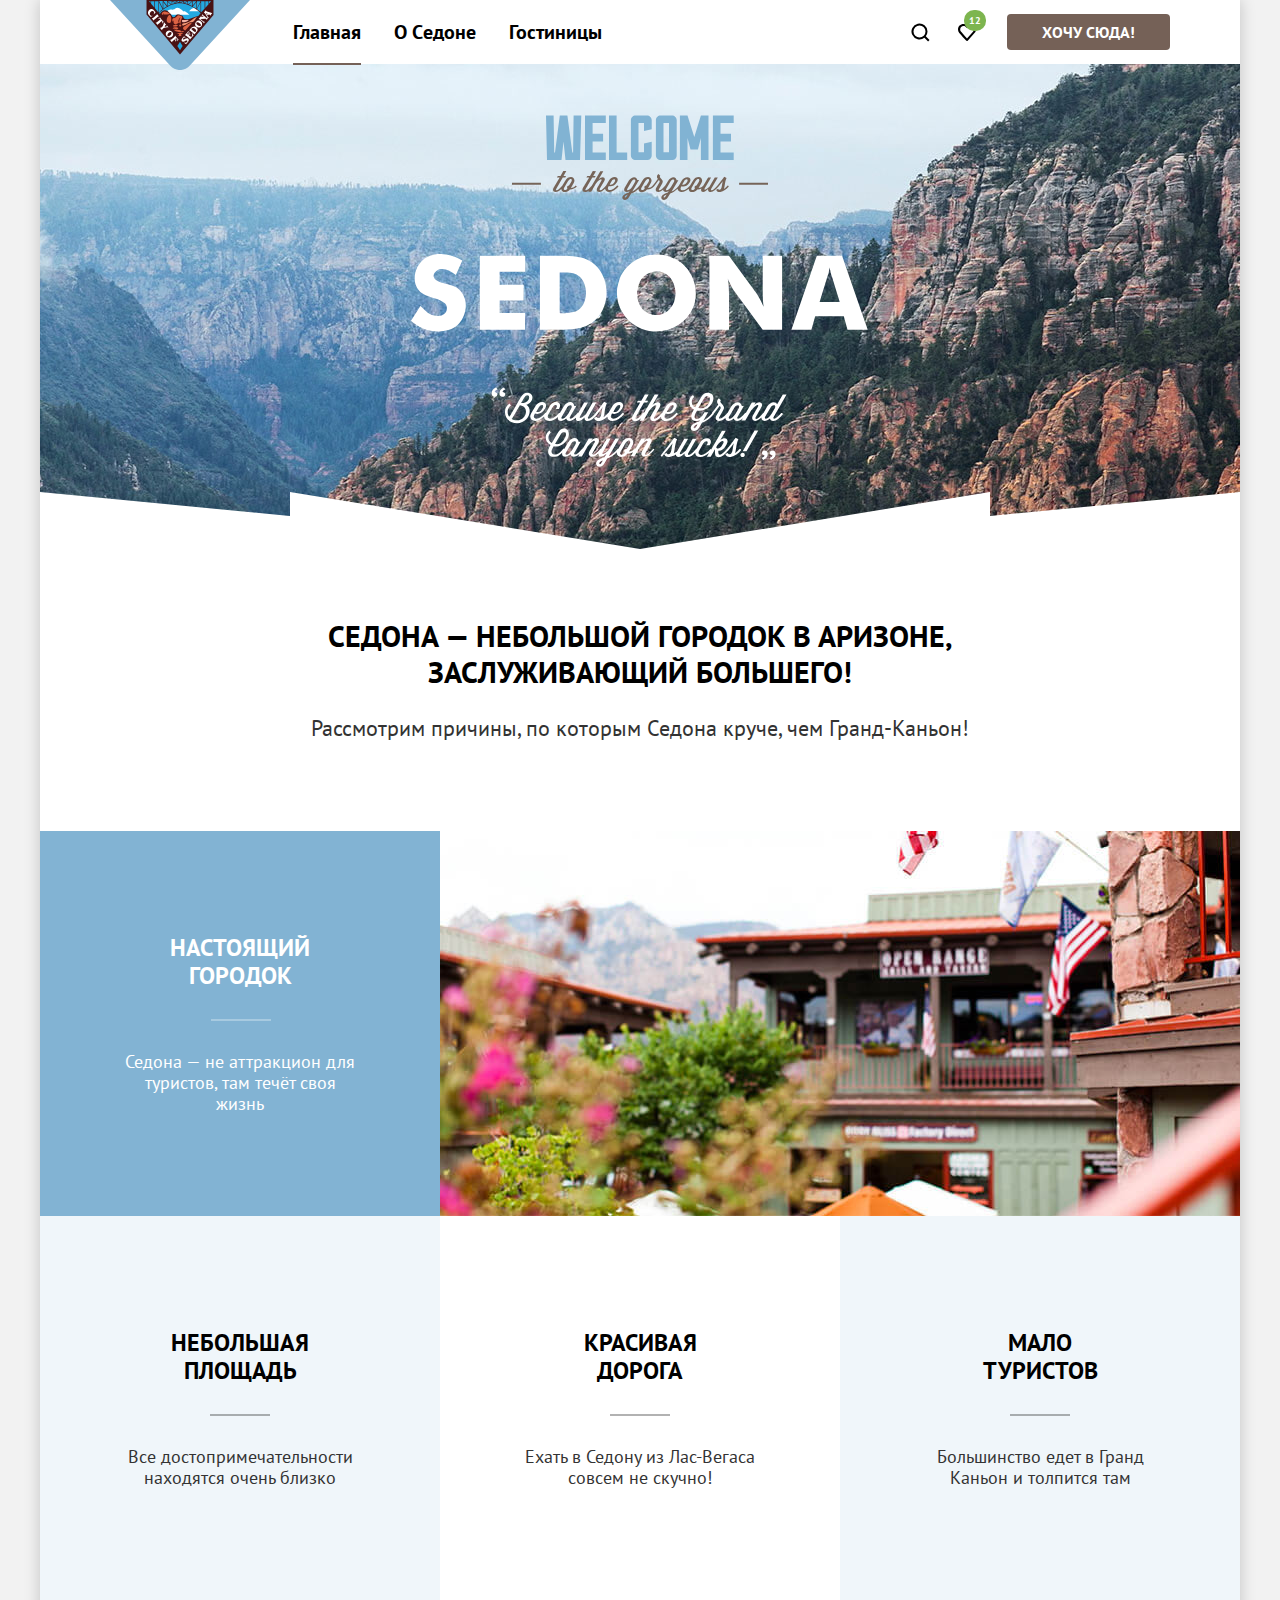
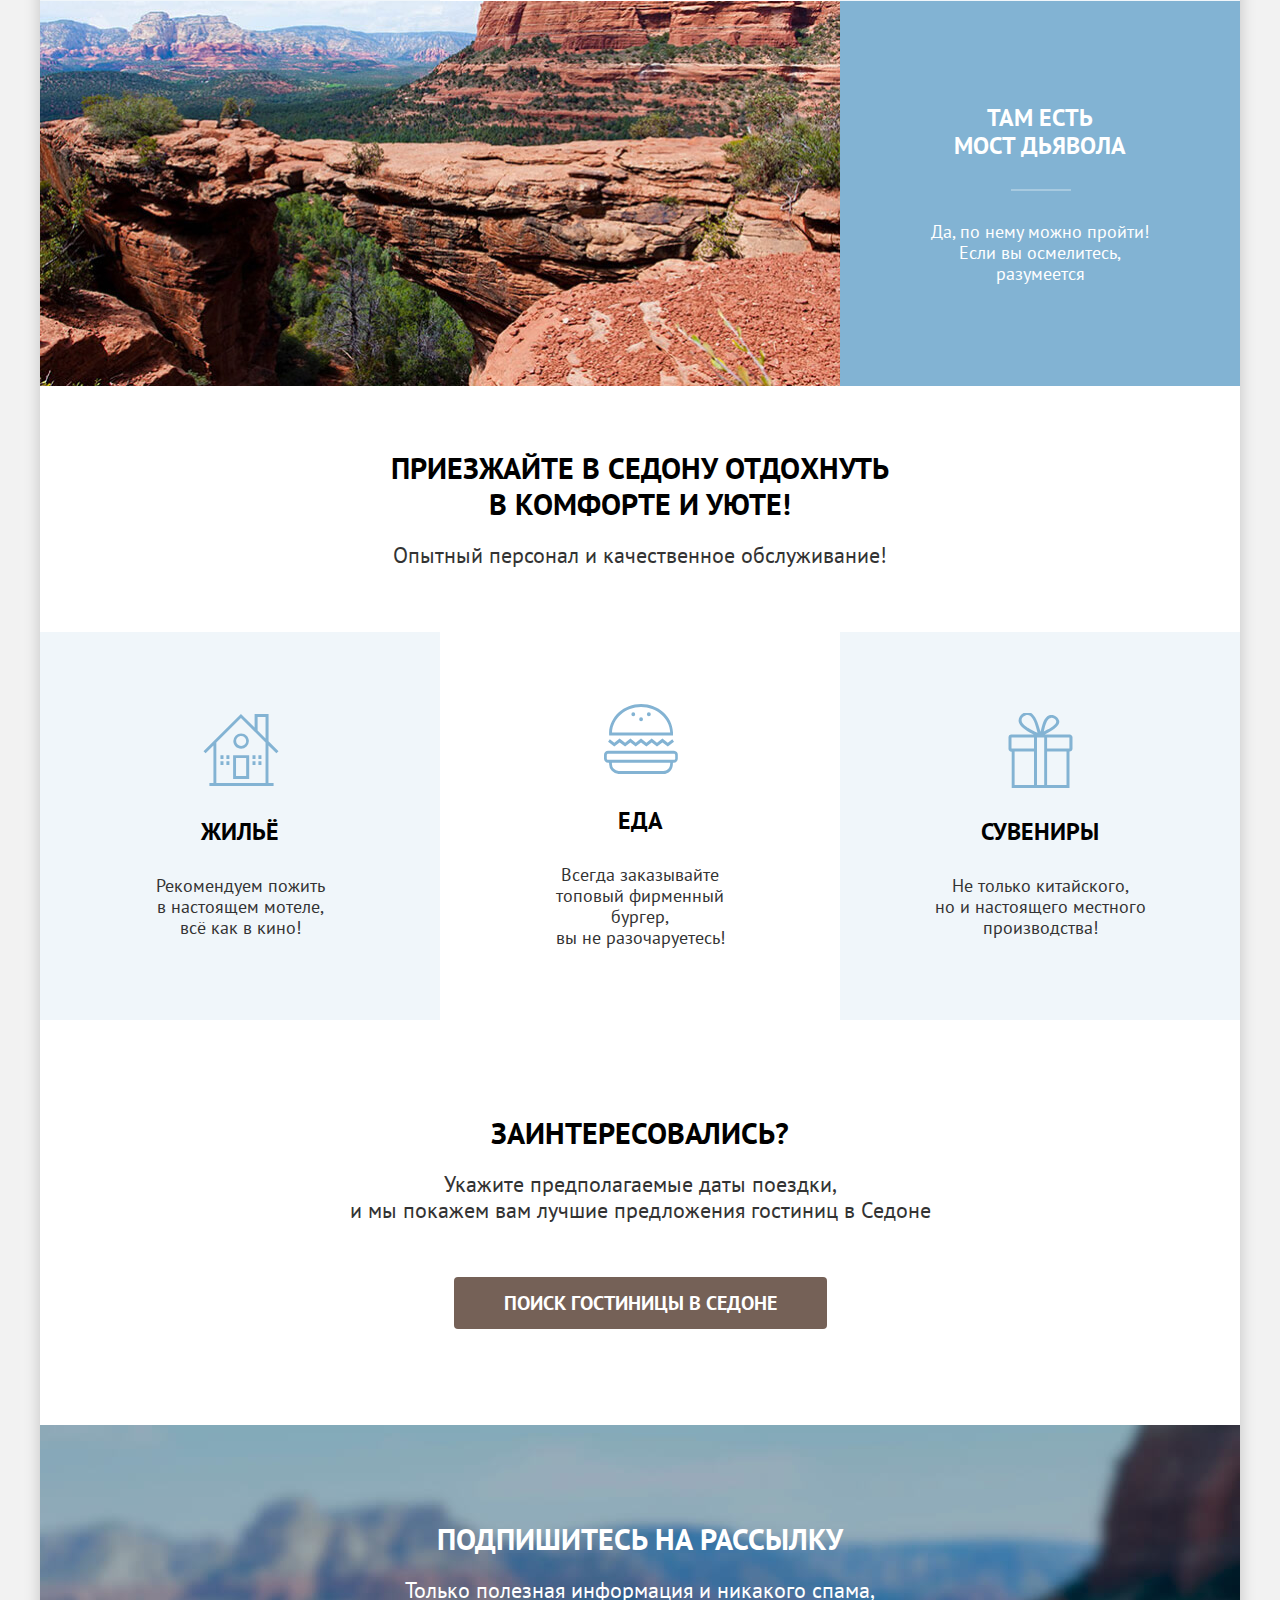
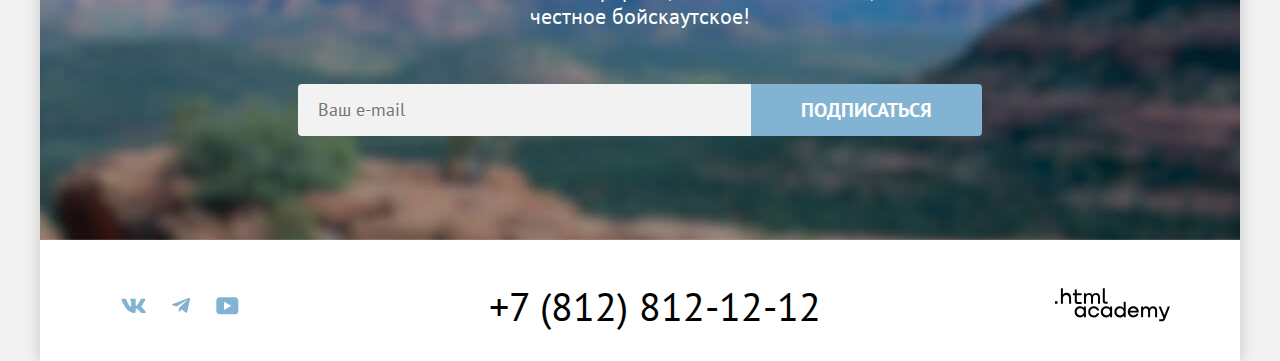
<file: index.html>
<!DOCTYPE html>
<html lang="ru">

  <head>
    <meta charset="utf-8">
    <title>HTML Academy: Седона</title>
    <link rel="icon" type="image/png" sizes="32x32" href="images/favicon.png">
    <link href="styles/styles.css" rel="stylesheet">
  </head>

  <body>
    <div class="container container--page">
      <header class="page-header" data-test="header">
        <a class="page-header-logo" aria-current="page" href="index.html">
          <img class="page-header-logo-img" src="images/logo/logo-sedona.svg" width="140" height="70" alt="Логотип сайта города Седона">
        </a>
        <nav class="navigation navigation-index">
          <ul class="navigation-list">
            <li class="navigation-item">
              <a class="navigation-link navigation-link-active" href="#">Главная</a>
            </li>
            <li class="navigation-item">
              <a class="navigation-link" href="#">О Cедоне</a>
            </li>
            <li class="navigation-item">
              <a class="navigation-link" href="catalog.html">Гостиницы</a>
            </li>
          </ul>
          <ul class="navigation-user">
            <li class="navigation-user-item">
              <a class="navigation-user-link" href="#">
                <svg class="navigation-icon" aria-hidden="true" focusable="false" xmlns="http://www.w3.org/2000/svg" width="20" height="20" fill="none">
                  <path fill="#000" d="m19.5 18-3.7-3.7a8 8 0 0 0 1.7-4.8 8 8 0 1 0-3.1 6.3l3.7 3.7 1.4-1.5Zm-10-2.5a6 6 0 0 1-6-6 6 6 0 0 1 12 0 6 6 0 0 1-6 6Z" />
                </svg>
                <span class="visually-hidden">Поиск</span>
              </a>
            </li>
            <li class="navigation-user-item">
              <a class="navigation-user-link" href="#">
                <span class="visually-hidden">Избранное</span>
                <span class="navigation-user-link-favorites">12</span>
                <svg class="navigation-icon" aria-hidden="true" focusable="false" width="20" height="20" viewBox="0 0 20 20" fill="none" xmlns="http://www.w3.org/2000/svg">
                  <path d="M9.9 19C9.6 19 9.3 18.9 9.1 18.6C3.7 12.5 2.4 11.1 2.1 10.7C1.4 9.8 1 8.6 1 7.4C1 4.4 3.4 2 6.5 2C7.8 2 9 2.5 10 3.3C11 2.5 12.3 2 13.5 2C16.5 2 19 4.4 19 7.4C19 8.7 18.5 9.9 17.7 10.8L10.7 18.7C10.5 18.9 10.3 19 9.9 19ZM3.9 9.5C4.2 9.9 7.4 13.5 10 16.4L16.2 9.4C16.7 8.9 16.9 8.2 16.9 7.4C16.9 5.6 15.4 4.1 13.6 4.1C12.6 4.1 11.6 4.6 10.9 5.4C10.6 5.7 10.3 5.8 10 5.8C9.7 5.8 9.4 5.6 9.2 5.4C8.5 4.6 7.5 4.1 6.5 4.1C4.7 4.1 3.2 5.6 3.2 7.4C3.1 8.3 3.5 9 3.9 9.5C3.8 9.5 3.8 9.5 3.9 9.5Z" fill="black" />
                </svg>
              </a>
            </li>
          </ul>
          <button class="navigation-user-link navigation-user-link--btn" type="button"> Хочу сюда!</button>
        </nav>
      </header>
      <main class="main-index main-container" data-test="main">
        <h1 class="visually-hidden">Седона - город в Аризоне</h1>
        <section class="hero" data-test="hero">
          <h2 class="visually-hidden">Добро пожаловать в Седону</h2>
          <img class="hero-image" src="images/hero-text.svg" width="458" height="352" alt='Welcome to the gorgeaus. SEDONA "Because the Grand Canyon sucks"'>
        </section>
        <section class="info" id="info" data-test="advantages">
          <h2 class="info-title">Седона — небольшой городок в Аризоне, заслуживающий большего!
          </h2>
          <p class="info-text">
            Рассмотрим причины, по которым Седона круче, чем Гранд-Каньон!
          </p>
          <ul class="info-list">
            <li class="info-item info-item--accent">
              <div class="info-item-wrap">
                <h3 class="info-item-title info-item-title--accent">Настоящий городок</h3>
                <p class="info-item-text info-item-text--accent">
                  Седона — не аттракцион для туристов, там течёт своя жизнь
                </p>
              </div>
              <img class="info-item-img" src="images/info/info-1.jpg" width="800" height="385" alt="Домики на фоне гор">
            </li>
            <li class="info-item info-item--light">
              <h3 class="info-item-title">Небольшая площадь</h3>
              <p class="info-item-text">
                Все достопримечательности находятся очень близко
              </p>
            </li>
            <li class="info-item info-item--lighter">
              <h3 class="info-item-title">Красивая дорога</h3>
              <p class="info-item-text">
                Ехать в Седону из Лас-Вегаса совсем не скучно!
              </p>
            </li>
            <li class="info-item info-item--light">
              <h3 class="info-item-title">Мало туристов</h3>
              <p class="info-item-text">
                Большинство едет в Гранд Каньон и толпится там
              </p>
            </li>
            <li class="info-item  info-item--accent">
              <div class="info-item-wrap">
                <h3 class="info-item-title info-item-title--accent">Там есть мост дьявола</h3>
                <p class="info-item-text info-item-text--accent">
                  Да, по нему можно пройти! Если вы осмелитесь, разумеется
                </p>
              </div>
              <img class="info-item-img" src="images/info/info-2.jpg" width="800" height="385" alt="Пейзаж: каньон, горы">
            </li>
          </ul>
        </section>
        <section class="advantages">
          <h2 class="advantages-title">
            Приезжайте в Седону отдохнуть в комфорте и уюте!
          </h2>
          <p class="advantages-text">
            Опытный персонал и качественное обслуживание!
          </p>
          <ul class="advantages-list">
            <li class="advantages-item">
              <h3 class="advantages-item-title advantages-item-title--home">Жильё</h3>
              <p class="advantages-item-text">
                Рекомендуем пожить<br>в настоящем мотеле,<br>всё как в кино!
              </p>
            </li>
            <li class="advantages-item advantages-item--food">
              <h3 class="advantages-item-title advantages-item-title--food">Еда</h3>
              <p class="advantages-item-text">
                Всегда заказывайте<br>топовый фирменный бургер,<br>вы не разочаруетесь!
              </p>
            </li>
            <li class="advantages-item">
              <h3 class="advantages-item-title advantages-item-title--gift">Сувениры</h3>
              <p class="advantages-item-text">
                Не только китайского,<br> но и настоящего местного производства!
              </p>
            </li>
          </ul>
        </section>
        <section class="hotel-search" data-test="search">
          <h2 class="hotel-search-title">Заинтересовались?</h2>
          <p class="hotel-search-text">
            Укажите предполагаемые даты поездки,<br>и мы покажем вам лучшие
            предложения гостиниц в Седоне
          </p>
          <button class="hotel-search-btn" type="button">ПОИСК ГОСТИНИЦЫ В седоне</button>
        </section>
        <section class="subscribe subscribe--img" data-test="subscribe">
          <h2 class="subscribe-title">Подпишитесь на рассылку</h2>
          <p class="subscribe-text">
            Только полезная информация и никакого спама, честное бойскаутское!
          </p>
          <form class="subscribe-form" action="http://echo.htmlacademy.ru/" method="post">
            <label class="visually-hidden" for="subscribe-email">Укажите ваш e-mail</label>
            <input class="subscribe-form-input" type="email" name="subscribe-user-email" id="subscribe-email" placeholder="Ваш e-mail" required>
            <button class="subscribe-form-btn" type="submit">Подписаться</button>
          </form>
        </section>
      </main>
      <footer class="footer" data-test="footer">
        <ul class="social-list">
          <li class="social-item">
            <a class="social-item-link" href="https://vk.com/htmlacademy">
              <span class="visually-hidden">Vkontakte</span>
              <svg class="social-item-link-img" aria-hidden="true" focusable="false" xmlns="http://www.w3.org/2000/svg" width="25" height="15" fill="none">
                <path fill="#83B3D3" fill-rule="evenodd" d="M24.1 1.8c.2-.5 0-1-.8-1h-2.6c-.7 0-1 .4-1.1.8 0 0-1.4 3.2-3.3 5.3-.6.6-.9.8-1.2.8-.2 0-.4-.2-.4-.8V1.8c0-.7-.2-1-.8-1h-4c-.5 0-.8.4-.8.6 0 .7 1 .8 1 2.6v3.8c0 .8 0 1-.4 1-.9 0-3-3.3-4.3-7-.3-.7-.5-1-1.2-1H1.6c-.8 0-1 .4-1 .8 0 .7 1 4 4.2 8.5C7 13.2 10 15 12.8 15c1.7 0 1.9-.4 1.9-1v-2.4c0-.7.2-.8.7-.8.4 0 1 .1 2.6 1.6 1.8 1.8 2 2.6 3 2.6h2.7c.7 0 1.1-.4 1-1.1-.3-.8-1.2-1.8-2.3-3-.6-.8-1.5-1.5-1.8-2-.4-.4-.3-.6 0-1 0 0 3.2-4.5 3.5-6Z" clip-rule="evenodd" />
              </svg>
            </a>
          </li>
          <li class="social-item">
            <a class="social-item-link" href="https://t.me/htmlacademy">
              <span class="visually-hidden">Telegram</span>
              <svg class="social-item-link-img" aria-hidden="true" focusable="false" xmlns="http://www.w3.org/2000/svg" width="18" height="17" fill="none">
                <path fill="#83B3D3" d="M16.8 1 .8 7c-1 .4-1 1-.2 1.3l4.1 1.3 9.5-6c.5-.3.9-.1.5.2l-7.6 7-.3 4.1c.4 0 .6-.2.8-.4l2-2 4.1 3.1c.8.5 1.3.3 1.5-.7L18 2.2c.3-1-.4-1.6-1.1-1.2Z" />
              </svg>
            </a>
          </li>
          <li class="social-item">
            <a class="social-item-link" href="https://www.youtube.com/user/htmlacademyru">
              <span class="visually-hidden">Youtube</span>
              <svg class="social-item-link-img" aria-hidden="true" focusable="false" width="23" height="18" viewBox="0 0 23 18" fill="none" xmlns="http://www.w3.org/2000/svg">
                <path d="M18.9402 0.356445H3.50738C1.64668 0.356445 0.333252 1.9502 0.333252 3.75645V13.8502C0.333252 15.7627 1.64668 17.3564 3.50738 17.3564H19.1591C20.8009 17.3564 22.3333 15.7627 22.3333 13.9564V3.75645C22.1143 1.9502 20.8009 0.356445 18.9402 0.356445ZM7.99494 12.8939V4.81894L15.3283 8.85645L7.99494 12.8939Z" fill="#83B3D3" />
              </svg>
            </a>
          </li>
        </ul>
        <a class="contacts-phone" href="tel:88128121212">+7 (812) 812-12-12</a>
        <a class="site-logo" href="https://htmlacademy.ru/">
          <svg class="site-logo-img" xmlns="http://www.w3.org/2000/svg" aria-hidden="true" focusable="false" aria-label="Логотип HTML-acdemy" width="115" height="34">
            <path d="M0 13.26v2.6h2.5v-2.6H0ZM11.6 4.86c-1.6 0-2.8.7-3.6 1.7h-.1V.36h-2v15.5h2v-5.3c0-2.1 1.3-3.6 3.3-3.6 1.8 0 2.9 1.4 2.9 3.2v5.7h2v-6.1c.1-3-1.8-4.9-4.5-4.9ZM26.6 5.16h-4.8v-3.7h-2v3.8h-1.9v2h1.9v6c0 1.7 1 2.7 2.7 2.7h4.1v-2h-3.7c-.7 0-1.1-.4-1.1-1.1v-5.7h4.8v-2ZM41.1 4.96c-1.6 0-2.9.8-3.5 2.1h-.1c-.6-1.2-1.8-2.1-3.4-2.1-1.4 0-2.5.8-3.1 1.8h-.1v-1.6H29v10.6h2v-5.4c0-2 1-3.5 2.6-3.5 1.5 0 2.4 1 2.4 2.6v6.3h2v-5.6c0-2.4 1.4-3.3 2.6-3.3 1.5 0 2.4 1 2.4 2.6v6.3h2v-6.5c.1-2.5-1.4-4.3-3.9-4.3ZM47.8 13.06c0 1.7 1 2.7 2.8 2.7h2v-2h-1.7c-.7 0-1.1-.4-1.1-1.1V.36h-2v12.7ZM28.9 20.06c-.9-1.1-2.2-1.8-3.9-1.8-3.1 0-5.4 2.3-5.4 5.6s2.3 5.6 5.4 5.6c1.8 0 3-.8 3.8-1.9h.1v1.6h2v-10.6h-2v1.5Zm-3.6 7.4c-2.2 0-3.6-1.6-3.6-3.6s1.4-3.6 3.6-3.6 3.6 1.6 3.6 3.6c0 1.9-1.4 3.6-3.6 3.6ZM44.2 22.36c-.5-2.4-2.6-4.1-5.4-4.1a5.4 5.4 0 0 0-5.6 5.6c0 3.1 2.2 5.6 5.6 5.6 2.8 0 4.9-1.8 5.4-4.2h-2.1a3.4 3.4 0 0 1-3.3 2.3c-2.2 0-3.6-1.6-3.6-3.6s1.4-3.6 3.6-3.6c1.6 0 2.8 1 3.3 2.2h2.1v-.2ZM55.1 20.06c-.9-1.1-2.2-1.8-3.9-1.8-3.1 0-5.4 2.3-5.4 5.6s2.3 5.6 5.4 5.6c1.8 0 3-.8 3.8-1.9h.1v1.6h2v-10.6h-2v1.5Zm-3.6 7.4c-2.2 0-3.6-1.6-3.6-3.6s1.4-3.6 3.6-3.6 3.6 1.6 3.6 3.6c0 1.9-1.5 3.6-3.6 3.6ZM68.7 20.16c-.9-1.1-2.2-1.9-3.9-1.9-3.1 0-5.4 2.3-5.4 5.6s2.2 5.6 5.4 5.6c1.7 0 3-.8 3.8-1.8h.1v1.5h2v-15.4h-2v6.4Zm-3.6 7.3c-2.2 0-3.6-1.6-3.6-3.6s1.4-3.6 3.6-3.6 3.6 1.6 3.6 3.6c-.1 2-1.5 3.6-3.6 3.6ZM78.3 18.26c-3.3 0-5.5 2.5-5.5 5.6 0 3 2.1 5.6 5.5 5.6 2.5 0 4.5-1.3 5.2-3.6h-2.1c-.5 1-1.6 1.6-3 1.6-1.9 0-3.3-1.3-3.4-2.9h8.8c.2-3.6-2-6.3-5.5-6.3Zm0 1.9c1.7 0 3 1 3.3 2.6h-6.5c.3-1.5 1.5-2.6 3.2-2.6ZM98.2 18.26c-1.6 0-2.9.8-3.6 2h-.1c-.6-1.2-1.8-2-3.4-2-1.4 0-2.5.7-3.1 1.8v-1.5h-1.9v10.6h2v-5.4c0-2 1-3.4 2.6-3.5 1.5 0 2.4 1 2.4 2.6v6.3h2v-5.6c0-2.4 1.4-3.3 2.6-3.3 1.5 0 2.4 1 2.4 2.6v6.3h2v-6.5c.1-2.6-1.4-4.4-3.9-4.4ZM109.4 27.36l-3.6-8.9h-2.2l4.8 11.6c-.3.9-.7 1.2-1.7 1.2h-2.5v2h2.5c1.8 0 2.8-.8 3.5-2.6l4.7-12.2h-2.1l-3.4 8.9Z" />
          </svg>
        </a>
      </footer>
    </div>
    <div class="modal-container modal-container-close">
      <div class="modal ">
        <section class="modal-content">
          <h2 class="modal-title">Поиск гостиницы в Седоне</h2>
          <button class="modal-close-button" aria-label="закрытие модального окна" type="button">
            <span class="visually-hidden">Закрыть</span>
          </button>
          <form class="auth-form" action="https://echo.htmlacademy.ru/" method="post">
            <div class="field-group">
              <label class="field-group-text" for="calling">Дата Заезда:</label>
              <input class="auth-form-field field" type="text" id="calling" name="auth-calling" value="27 апреля 2020" placeholder="Укажите дату">
              <span class="input-text-prompting text-prompting-error">Мы не можем отправить вас в прошлое.</span>
            </div>
            <div class="field-group">
              <label class="field-group-text text-date-departure" for="departure">Дата Выезда:</label>
              <input class="auth-form-field field" type="text" id="departure" name="auth-departure" value="1 сентября 2023" placeholder="Укажите дату">
              <span class="input-text-prompting">На эти даты есть свободные номера. Пока есть.</span>
            </div>
            <div class="field-group count-field-group">
              <span class="short-group">
                <label class="search-form-label" for="adults">Взрослые:</label>
                <button class="button-minus button-toggle" type="button">
                  <span class="visually-hidden">Уменьшить число</span>
                </button>
                <input class="field count-input" id="adults" name="adults" type="number" placeholder="1" min="1" max="99" value="2" required>
                <button class="button-plus button-toggle" type="button">
                  <span class="visually-hidden">Увеличить число</span>
                </button>
              </span>
              <span class="short-group">
                <label class="search-form-label" for="children">Дети:</label>
                <button class="info-button" type="button">
                  <span class="tooltip">Укажите количество детей, которые будут с вами, возраст которых от 6 до 18 лет. Дети до 6 лет размещаются бесплатно.</span>
                </button>
                <button class="button-minus button-toggle" type="button">
                  <span class="visually-hidden">Уменьшить число</span>
                </button>
                <input class="field count-input" id="children" name="children" type="number" placeholder="0" min="0" max="99" value="2" required>
                <button class="button-plus button-toggle" type="button">
                  <span class="visually-hidden">Увеличить число</span>
                </button>
              </span>
            </div>
            <button class="button button-form-modal" type="submit" aria-label="поиск отелей по введёным данным">Найти</button>
          </form>
        </section>
      </div>
    </div>
  </body>

</html>
</file>
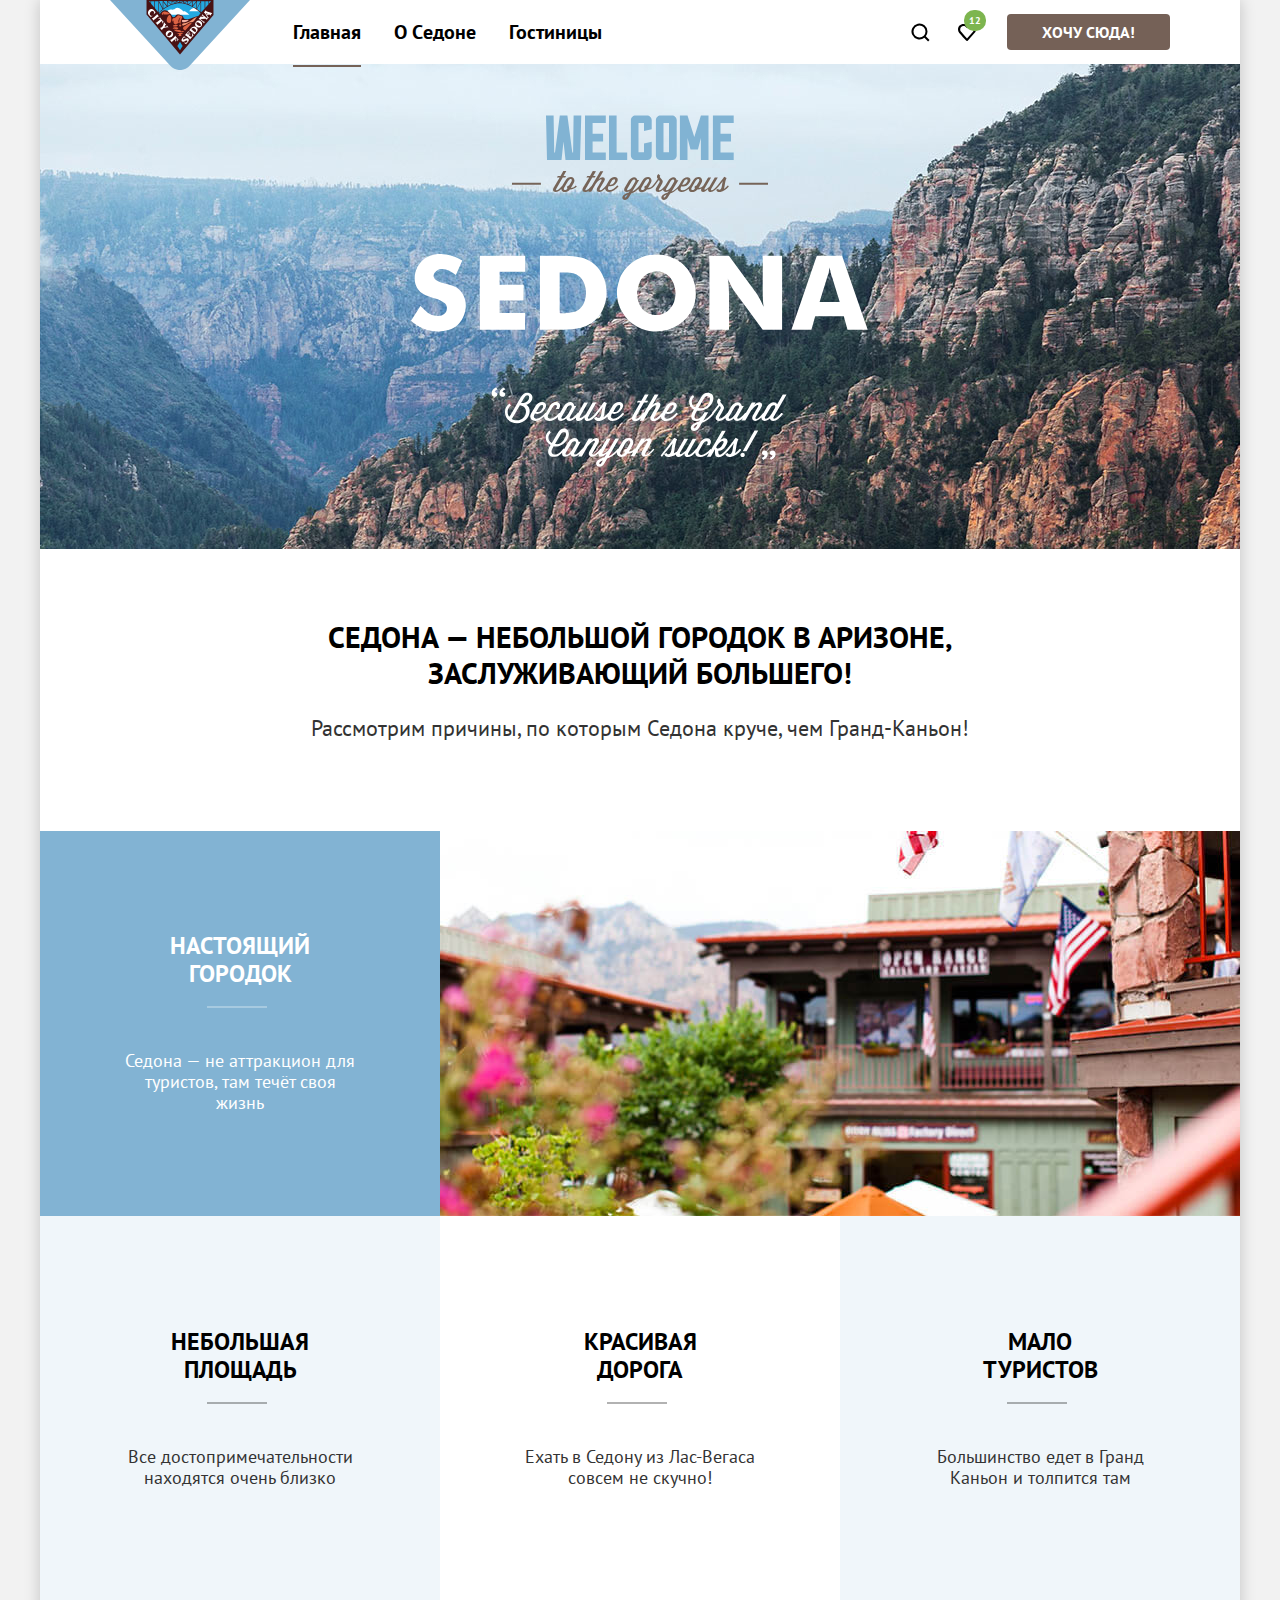
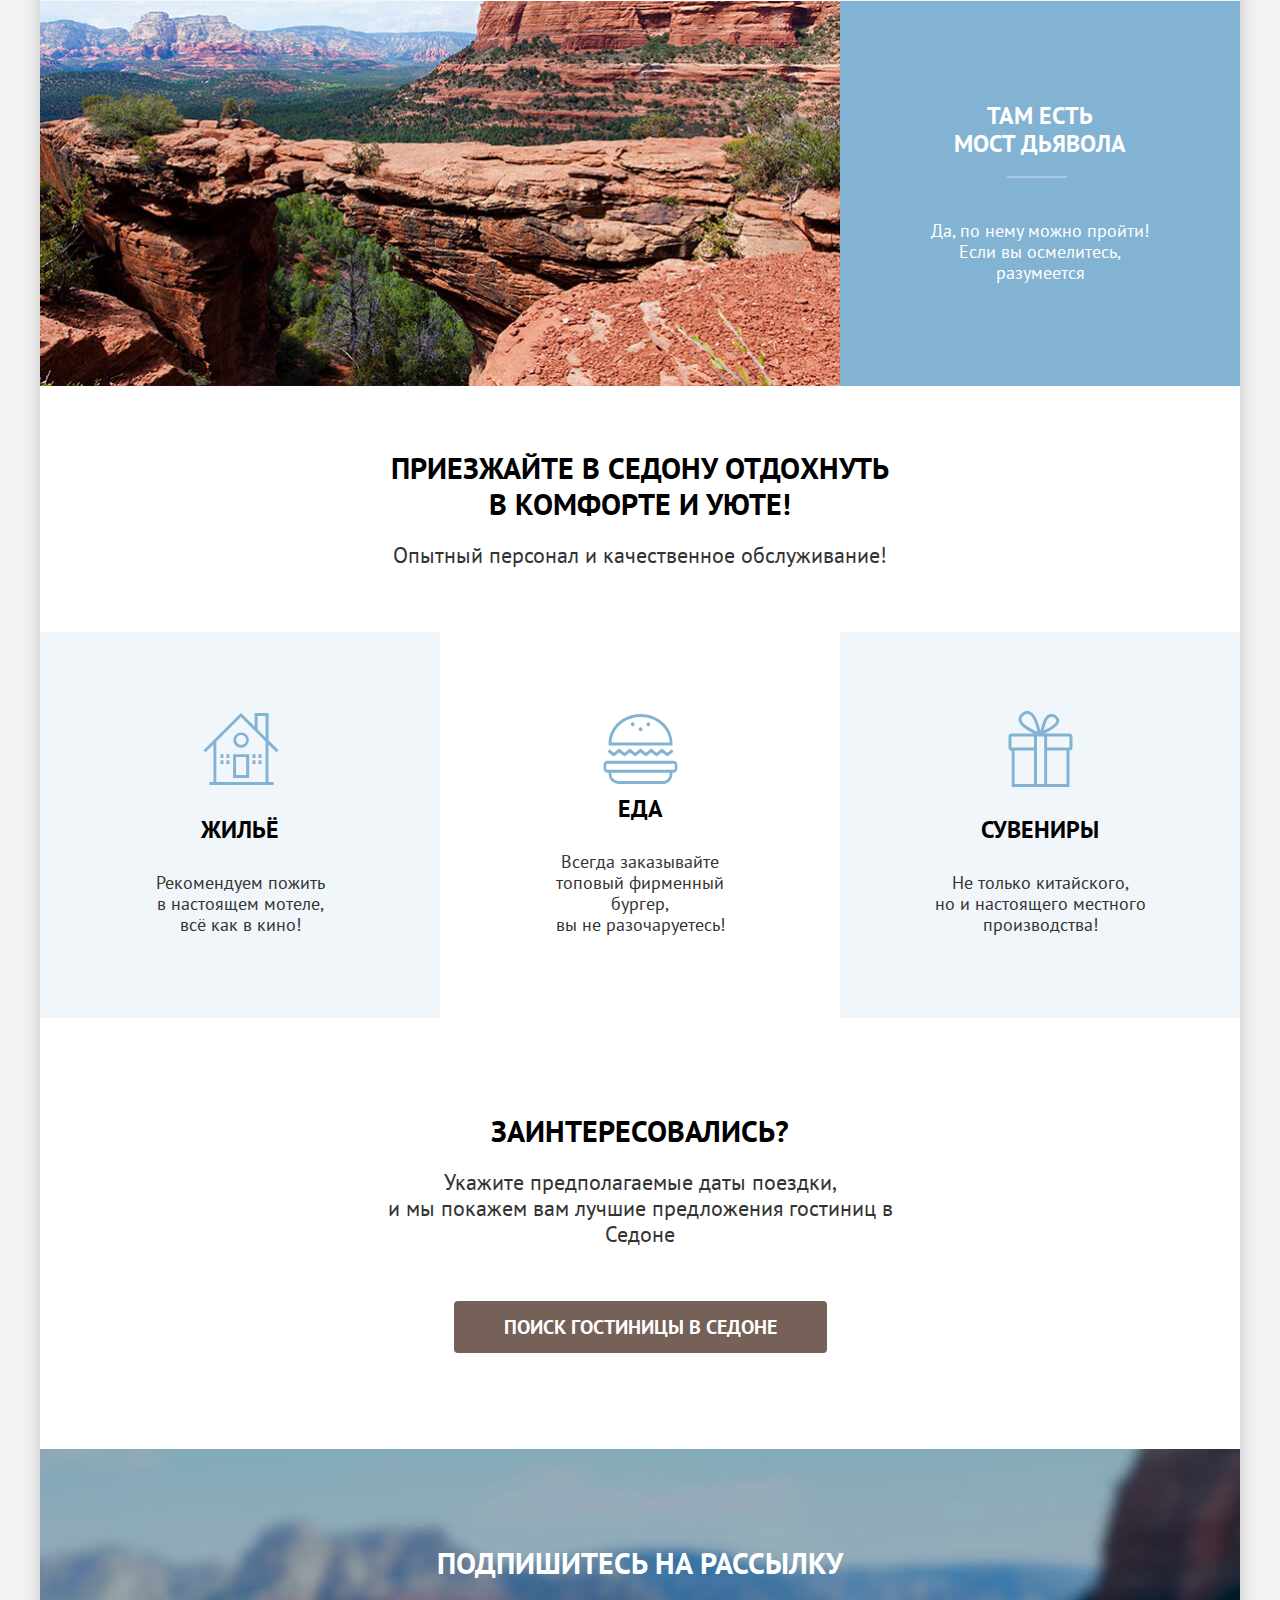
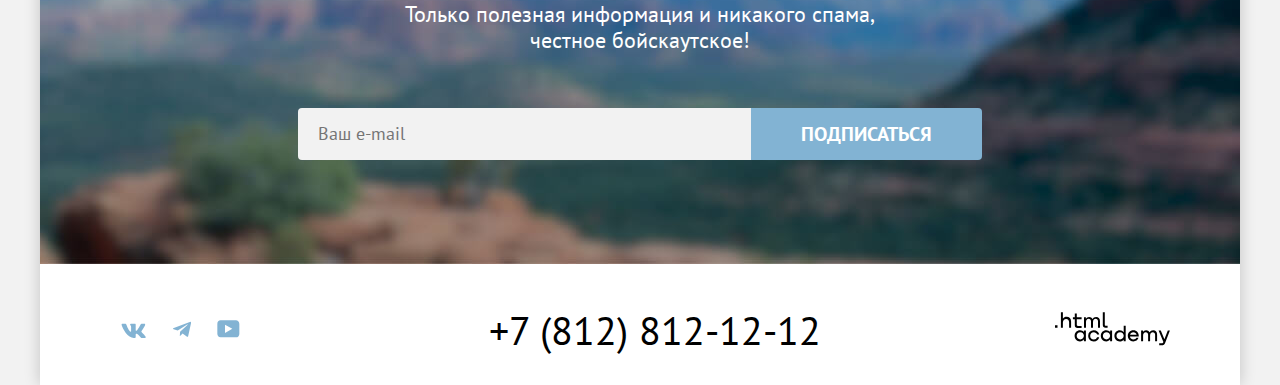
<file: 1339537-sedona-39/index.html>
<!DOCTYPE html>
<html lang="ru">

  <head>
    <meta charset="utf-8">
    <title>HTML Academy: Седона</title>
    <link href="styles/styles.css" rel="stylesheet">
  </head>

  <body>
    <div class="container container--page">
      <header class="page-header" data-test="header">
        <a class="page-header-logo" aria-current="page" href="index.html">
          <img class="page-header-logo-img" src="images/logo/logo-sedona.svg" width="140" height="70" alt="Логотип сайта города Седона">
        </a>
        <nav class="navigation navigation-index">
          <ul class="navigation-list">
            <li class="navigation--item">
              <a class="navigation-link navigation-link-active" href="#">Главная</a>
            </li>
            <li class="navigation--item">
              <a class="navigation-link" href="#">О Cедоне</a>
            </li>
            <li class="navigation--item">
              <a class="navigation-link" href="catalog.html">Гостиницы</a>
            </li>
          </ul>
          <ul class="navigation-user">
            <li class="navigation-user-item">
              <a class="navigation-user-link" href="#">
                <svg class="navigation-icon" aria-hidden="true" focusable="false" xmlns="http://www.w3.org/2000/svg" width="20" height="20" fill="none">
                  <path fill="#000" d="m19.5 18-3.7-3.7a8 8 0 0 0 1.7-4.8 8 8 0 1 0-3.1 6.3l3.7 3.7 1.4-1.5Zm-10-2.5a6 6 0 0 1-6-6 6 6 0 0 1 12 0 6 6 0 0 1-6 6Z" />
                </svg>
                <span class="visually-hidden">Поиск</span>
              </a>
            </li>
            <li class="navigation-user-item">
              <a class="navigation-user-link" href="#">
                <span class="visually-hidden">Избранное</span>
                <span class="navigation-user-link--favorites">12</span>
                <svg class="navigation-icon" aria-hidden="true" focusable="false" width="20" height="20" viewBox="0 0 20 20" fill="none" xmlns="http://www.w3.org/2000/svg">
                  <path d="M9.9 19C9.6 19 9.3 18.9 9.1 18.6C3.7 12.5 2.4 11.1 2.1 10.7C1.4 9.8 1 8.6 1 7.4C1 4.4 3.4 2 6.5 2C7.8 2 9 2.5 10 3.3C11 2.5 12.3 2 13.5 2C16.5 2 19 4.4 19 7.4C19 8.7 18.5 9.9 17.7 10.8L10.7 18.7C10.5 18.9 10.3 19 9.9 19ZM3.9 9.5C4.2 9.9 7.4 13.5 10 16.4L16.2 9.4C16.7 8.9 16.9 8.2 16.9 7.4C16.9 5.6 15.4 4.1 13.6 4.1C12.6 4.1 11.6 4.6 10.9 5.4C10.6 5.7 10.3 5.8 10 5.8C9.7 5.8 9.4 5.6 9.2 5.4C8.5 4.6 7.5 4.1 6.5 4.1C4.7 4.1 3.2 5.6 3.2 7.4C3.1 8.3 3.5 9 3.9 9.5C3.8 9.5 3.8 9.5 3.9 9.5Z" fill="black" />
                </svg>
              </a>
            </li>
          </ul>
          <a class="navigation-user-link navigation-user-link--btn" href="#"> Хочу сюда!</a>
        </nav>
      </header>
      <main class="main-index main-container" data-test="main">
        <h1 class="visually-hidden">Седона - город в Аризоне</h1>
        <section class="hero" data-test="hero">
          <h2 class="visually-hidden">Добро пожаловать в Седону</h2>
          <img class="hero-image" src="images/hero-text.svg" width="458" height="352" alt='Welcome to the gorgeaus. SEDONA "Because the Grand Canyon sucks"'>
        </section>
        <section class="info" id="info" data-test="advantages">
          <h2 class="info-title">Седона — небольшой городок в Аризоне, заслуживающий большего!
          </h2>
          <p class="info-text">
            Рассмотрим причины, по которым Седона круче, чем Гранд-Каньон!
          </p>
          <ul class="info-list">
            <li class="info-item info-item--accent">
              <div class="info-item-wrap">
                <h3 class="info-item-title info-item-title--accent">Настоящий городок</h3>
                <p class="info-item-text info-item-text--accent">
                  Седона — не аттракцион для туристов, там течёт своя жизнь
                </p>
              </div>
              <img class="info-item-img" src="images/info/info-1.jpg" width="800" height="385" alt="Домики на фоне гор">
            </li>
            <li class="info-item info-item--light">
              <h3 class="info-item-title">Небольшая площадь</h3>
              <p class="info-item-text">
                Все достопримечательности находятся очень близко
              </p>
            </li>
            <li class="info-item info-item--lighter">
              <h3 class="info-item-title">Красивая дорога</h3>
              <p class="info-item-text">
                Ехать в Седону из Лас-Вегаса совсем не скучно!
              </p>
            </li>
            <li class="info-item info-item--light">
              <h3 class="info-item-title">Мало туристов</h3>
              <p class="info-item-text">
                Большинство едет в Гранд Каньон и толпится там
              </p>
            </li>
            <li class="info-item  info-item--accent">
              <div class="info-item-wrap">
                <h3 class="info-item-title info-item-title--accent">Там есть мост дьявола</h3>
                <p class="info-item-text info-item-text--accent">
                  Да, по нему можно пройти! Если вы осмелитесь, разумеется
                </p>
              </div>
              <img class="info-item-img" src="images/info/info-2.jpg" width="800" height="385" alt="Пейзаж: каньон, горы">
            </li>
          </ul>
        </section>
        <section class="advantages">
          <h2 class="advantages-title">
            Приезжайте в Седону отдохнуть в комфорте и уюте!
          </h2>
          <p class="advantages-text">
            Опытный персонал и качественное обслуживание!
          </p>
          <ul class="advantages-list">
            <li class="advantages-item advantages-item--home">
              <h3 class="advantages-item-title">Жильё</h3>
              <p class="advantages-item-text">
                Рекомендуем пожить<br>в настоящем мотеле,<br>всё как в кино!
              </p>
            </li>
            <li class="advantages-item advantages-item--food">
              <h3 class="advantages-item-title">Еда</h3>
              <p class="advantages-item-text">
                Всегда заказывайте<br>топовый фирменный бургер,<br>вы не разочаруетесь!
              </p>
            </li>
            <li class="advantages-item advantages-item--gift">
              <h3 class="advantages-item-title">Сувениры</h3>
              <p class="advantages-item-text">
                Не только китайского,<br> но и настоящего местного производства!
              </p>
            </li>
          </ul>
        </section>
        <section class="hotel-search" data-test="search">
          <h2 class="hotel-search--title">Заинтересовались?</h2>
          <p class="hotel-search-text">
            Укажите предполагаемые даты поездки,<br>и мы покажем вам лучшие
            предложения гостиниц в Седоне
          </p>
          <a class="hotel-search-btn">ПОИСК ГОСТИНИЦЫ В седоне</a>
        </section>
        <section class="subscribe subscribe--img" data-test="subscribe">
          <h2 class="subscribe--title">Подпишитесь на рассылку</h2>
          <p class="subscribe--text">
            Только полезная информация и никакого спама, честное бойскаутское!
          </p>
          <form class="subscribe-form" action="http://echo.htmlacademy.ru/" method="post">
            <label class="visually-hidden" for="subscribe-email">Укажите ваш e-mail</label>
            <input class="subscribe-form-input" type="email" name="subscribe-user-email" id="subscribe-email" placeholder="Ваш e-mail">
            <button class="subscribe-form-btn" type="submit">Подписаться</button>
          </form>
        </section>
      </main>
      <footer class="footer" data-test="footer">
        <section class="social">
          <h2 class="visually-hidden">Социальные сети</h2>
          <ul class="social-list">
            <li class="social-item">
              <a class="social-item-link" href="https://vk.com/htmlacademy">
                <span class="visually-hidden">Vkontakte</span>
                <svg class="social-item-link-img" aria-hidden="true" focusable="false" xmlns="http://www.w3.org/2000/svg" width="25" height="15" fill="none">
                  <path fill="#83B3D3" fill-rule="evenodd" d="M24.1 1.8c.2-.5 0-1-.8-1h-2.6c-.7 0-1 .4-1.1.8 0 0-1.4 3.2-3.3 5.3-.6.6-.9.8-1.2.8-.2 0-.4-.2-.4-.8V1.8c0-.7-.2-1-.8-1h-4c-.5 0-.8.4-.8.6 0 .7 1 .8 1 2.6v3.8c0 .8 0 1-.4 1-.9 0-3-3.3-4.3-7-.3-.7-.5-1-1.2-1H1.6c-.8 0-1 .4-1 .8 0 .7 1 4 4.2 8.5C7 13.2 10 15 12.8 15c1.7 0 1.9-.4 1.9-1v-2.4c0-.7.2-.8.7-.8.4 0 1 .1 2.6 1.6 1.8 1.8 2 2.6 3 2.6h2.7c.7 0 1.1-.4 1-1.1-.3-.8-1.2-1.8-2.3-3-.6-.8-1.5-1.5-1.8-2-.4-.4-.3-.6 0-1 0 0 3.2-4.5 3.5-6Z" clip-rule="evenodd" />
                </svg>
              </a>
            </li>
            <li class="social-item">
              <a class="social-item-link" href="https://t.me/htmlacademy">
                <span class="visually-hidden">Telegram</span>
                <svg class="social-item-link-img" aria-hidden="true" focusable="false" xmlns="http://www.w3.org/2000/svg" width="18" height="17" fill="none">
                  <path fill="#83B3D3" d="M16.8 1 .8 7c-1 .4-1 1-.2 1.3l4.1 1.3 9.5-6c.5-.3.9-.1.5.2l-7.6 7-.3 4.1c.4 0 .6-.2.8-.4l2-2 4.1 3.1c.8.5 1.3.3 1.5-.7L18 2.2c.3-1-.4-1.6-1.1-1.2Z" />
                </svg>
              </a>
            </li>
            <li class="social-item">
              <a class="social-item-link" href="https://www.youtube.com/user/htmlacademyru">
                <span class="visually-hidden">Youtube</span>
                <svg class="social-item-link-img" aria-hidden="true" focusable="false" width="23" height="18" viewBox="0 0 23 18" fill="none" xmlns="http://www.w3.org/2000/svg">
                  <path d="M18.9402 0.356445H3.50738C1.64668 0.356445 0.333252 1.9502 0.333252 3.75645V13.8502C0.333252 15.7627 1.64668 17.3564 3.50738 17.3564H19.1591C20.8009 17.3564 22.3333 15.7627 22.3333 13.9564V3.75645C22.1143 1.9502 20.8009 0.356445 18.9402 0.356445ZM7.99494 12.8939V4.81894L15.3283 8.85645L7.99494 12.8939Z" fill="#83B3D3" />
                </svg>
              </a>
            </li>
          </ul>
        </section>
        <section class="contacts">
          <h2 class="visually-hidden">Телефон для связи</h2>
          <a class="contacts-phone" href="tel:88128121212">+7 (812) 812-12-12</a>
        </section>
        <section class="site">
          <h2 class="visually-hidden">Логотип HTMLAcademy</h2>
          <a class="site-logo" href="https://htmlacademy.ru/">
            <svg class="site-logo-img" xmlns="http://www.w3.org/2000/svg" aria-hidden="true" focusable="false" aria-label="Логотип HTML-acdemy" width="115" height="34" class="img-logo-html">
              <path d="M0 13.26v2.6h2.5v-2.6H0ZM11.6 4.86c-1.6 0-2.8.7-3.6 1.7h-.1V.36h-2v15.5h2v-5.3c0-2.1 1.3-3.6 3.3-3.6 1.8 0 2.9 1.4 2.9 3.2v5.7h2v-6.1c.1-3-1.8-4.9-4.5-4.9ZM26.6 5.16h-4.8v-3.7h-2v3.8h-1.9v2h1.9v6c0 1.7 1 2.7 2.7 2.7h4.1v-2h-3.7c-.7 0-1.1-.4-1.1-1.1v-5.7h4.8v-2ZM41.1 4.96c-1.6 0-2.9.8-3.5 2.1h-.1c-.6-1.2-1.8-2.1-3.4-2.1-1.4 0-2.5.8-3.1 1.8h-.1v-1.6H29v10.6h2v-5.4c0-2 1-3.5 2.6-3.5 1.5 0 2.4 1 2.4 2.6v6.3h2v-5.6c0-2.4 1.4-3.3 2.6-3.3 1.5 0 2.4 1 2.4 2.6v6.3h2v-6.5c.1-2.5-1.4-4.3-3.9-4.3ZM47.8 13.06c0 1.7 1 2.7 2.8 2.7h2v-2h-1.7c-.7 0-1.1-.4-1.1-1.1V.36h-2v12.7ZM28.9 20.06c-.9-1.1-2.2-1.8-3.9-1.8-3.1 0-5.4 2.3-5.4 5.6s2.3 5.6 5.4 5.6c1.8 0 3-.8 3.8-1.9h.1v1.6h2v-10.6h-2v1.5Zm-3.6 7.4c-2.2 0-3.6-1.6-3.6-3.6s1.4-3.6 3.6-3.6 3.6 1.6 3.6 3.6c0 1.9-1.4 3.6-3.6 3.6ZM44.2 22.36c-.5-2.4-2.6-4.1-5.4-4.1a5.4 5.4 0 0 0-5.6 5.6c0 3.1 2.2 5.6 5.6 5.6 2.8 0 4.9-1.8 5.4-4.2h-2.1a3.4 3.4 0 0 1-3.3 2.3c-2.2 0-3.6-1.6-3.6-3.6s1.4-3.6 3.6-3.6c1.6 0 2.8 1 3.3 2.2h2.1v-.2ZM55.1 20.06c-.9-1.1-2.2-1.8-3.9-1.8-3.1 0-5.4 2.3-5.4 5.6s2.3 5.6 5.4 5.6c1.8 0 3-.8 3.8-1.9h.1v1.6h2v-10.6h-2v1.5Zm-3.6 7.4c-2.2 0-3.6-1.6-3.6-3.6s1.4-3.6 3.6-3.6 3.6 1.6 3.6 3.6c0 1.9-1.5 3.6-3.6 3.6ZM68.7 20.16c-.9-1.1-2.2-1.9-3.9-1.9-3.1 0-5.4 2.3-5.4 5.6s2.2 5.6 5.4 5.6c1.7 0 3-.8 3.8-1.8h.1v1.5h2v-15.4h-2v6.4Zm-3.6 7.3c-2.2 0-3.6-1.6-3.6-3.6s1.4-3.6 3.6-3.6 3.6 1.6 3.6 3.6c-.1 2-1.5 3.6-3.6 3.6ZM78.3 18.26c-3.3 0-5.5 2.5-5.5 5.6 0 3 2.1 5.6 5.5 5.6 2.5 0 4.5-1.3 5.2-3.6h-2.1c-.5 1-1.6 1.6-3 1.6-1.9 0-3.3-1.3-3.4-2.9h8.8c.2-3.6-2-6.3-5.5-6.3Zm0 1.9c1.7 0 3 1 3.3 2.6h-6.5c.3-1.5 1.5-2.6 3.2-2.6ZM98.2 18.26c-1.6 0-2.9.8-3.6 2h-.1c-.6-1.2-1.8-2-3.4-2-1.4 0-2.5.7-3.1 1.8v-1.5h-1.9v10.6h2v-5.4c0-2 1-3.4 2.6-3.5 1.5 0 2.4 1 2.4 2.6v6.3h2v-5.6c0-2.4 1.4-3.3 2.6-3.3 1.5 0 2.4 1 2.4 2.6v6.3h2v-6.5c.1-2.6-1.4-4.4-3.9-4.4ZM109.4 27.36l-3.6-8.9h-2.2l4.8 11.6c-.3.9-.7 1.2-1.7 1.2h-2.5v2h2.5c1.8 0 2.8-.8 3.5-2.6l4.7-12.2h-2.1l-3.4 8.9Z" />
            </svg>
          </a>
        </section>
      </footer>

    </div>
  </body>

</html>
</file>
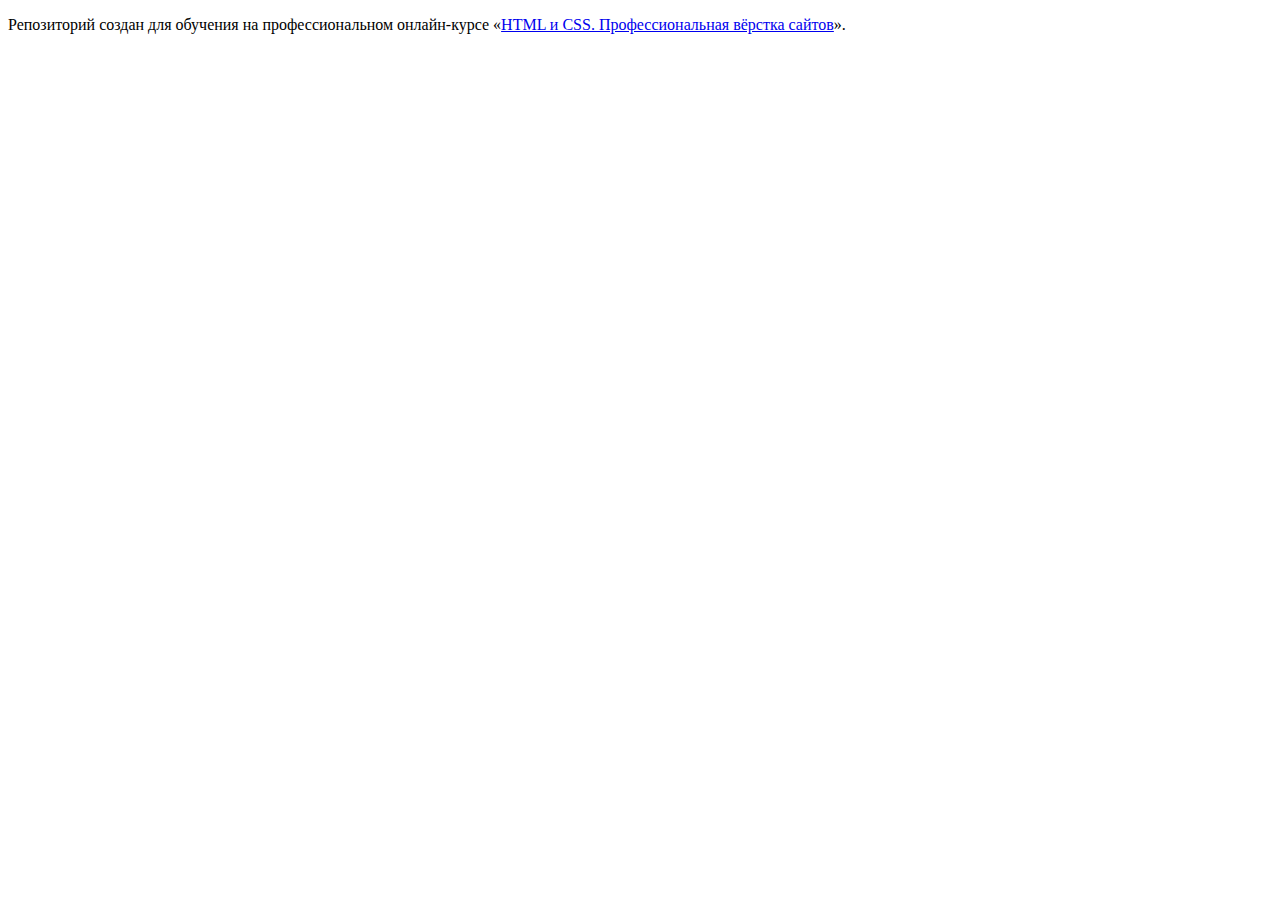
<file: master/index.html>
<!DOCTYPE html>
<html lang="ru">
  <head>
    <meta charset="utf-8">
    <title>HTML Academy: Седона</title>
    <base href="https://htmlacademy-htmlcss.github.io/1339537-sedona-39/master/">
</head>
  <body>

    <p>Репозиторий создан для обучения на профессиональном онлайн‑курсе «<a href="https://htmlacademy.ru/intensive/htmlcss">HTML и CSS. Профессиональная вёрстка сайтов</a>».</p>

  </body>
</html>
</file>
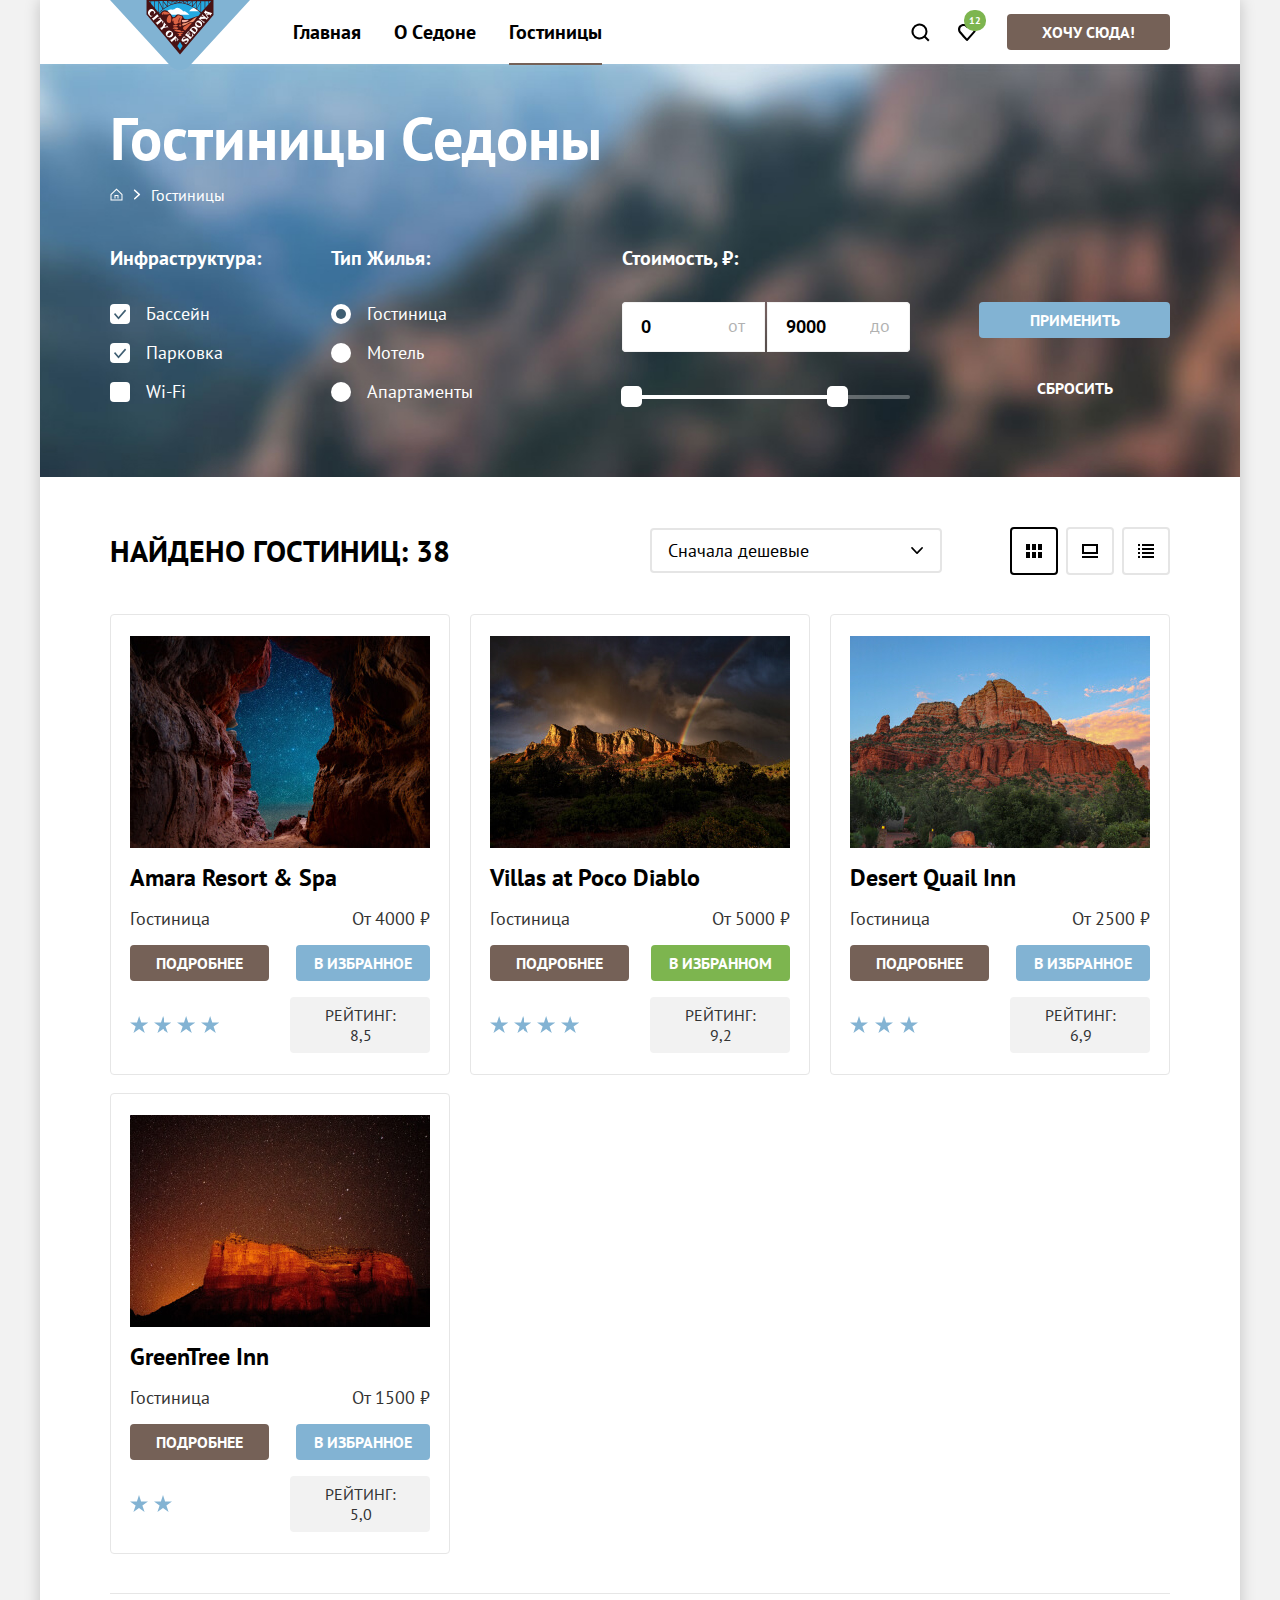
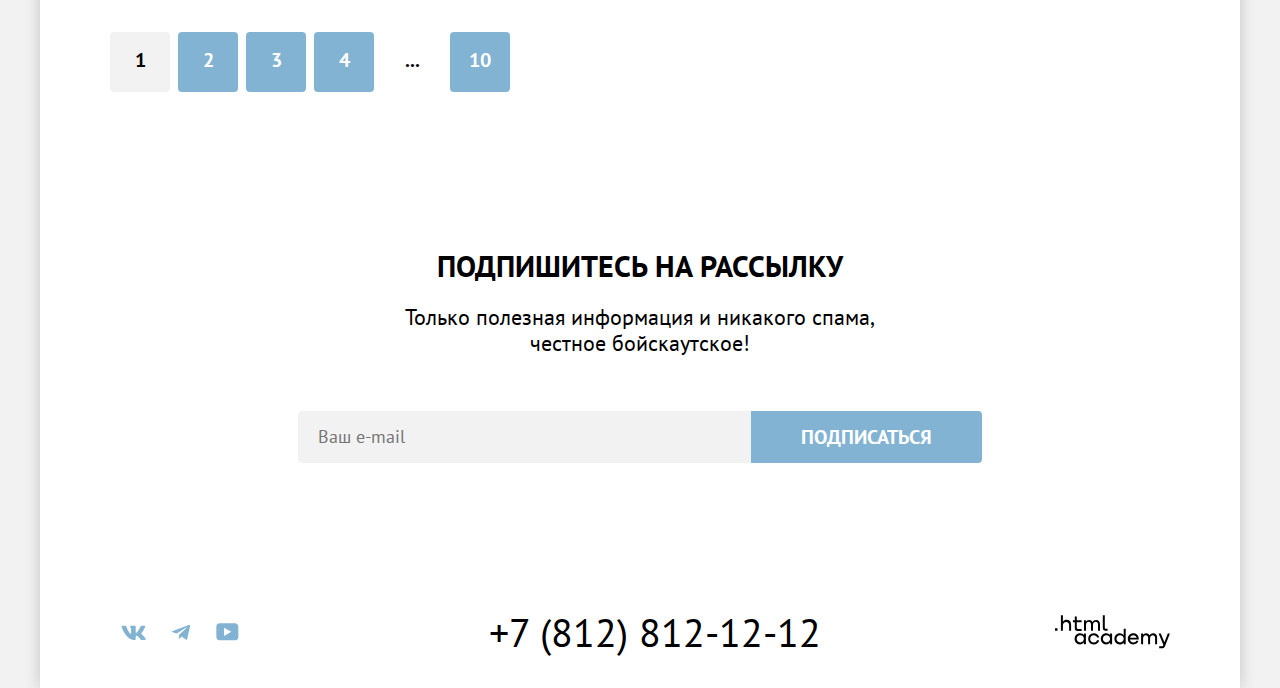
<file: catalog.html>
<!DOCTYPE html>
<html lang="ru">

  <head>
    <meta charset="utf-8">
    <title>Каталог</title>
    <link rel="icon" type="image/png" sizes="32x32" href="images/favicon.png">
    <link href="styles/styles.css" rel="stylesheet">
  </head>

  <body>
    <div class="container container--page">
      <header class="page-header" data-test="header">
        <a class="page-header-logo" aria-current="page" href="index.html">
          <img class="page-header-logo-img" src="images/logo/logo-sedona.svg" width="140" height="70" alt="Логотип сайта города Седона">
        </a>
        <nav class="navigation navigation-catalog">
          <ul class="navigation-list">
            <li class="navigation-item">
              <a class="navigation-link" href="index.html">Главная</a>
            </li>
            <li class="navigation-item">
              <a class="navigation-link" href="#">О Cедоне</a>
            </li>
            <li class="navigation-item">
              <a class="navigation-link navigation-link-active" href="#">Гостиницы</a>
            </li>
          </ul>
          <ul class="navigation-user">
            <li class="navigation-user-item">
              <a class="navigation-user-link" href="#">
                <svg class="navigation-icon" aria-hidden="true" focusable="false" xmlns="http://www.w3.org/2000/svg" width="20" height="20" fill="none">
                  <path fill="#000" d="m19.5 18-3.7-3.7a8 8 0 0 0 1.7-4.8 8 8 0 1 0-3.1 6.3l3.7 3.7 1.4-1.5Zm-10-2.5a6 6 0 0 1-6-6 6 6 0 0 1 12 0 6 6 0 0 1-6 6Z" />
                </svg>
                <span class="visually-hidden">Поиск</span>
              </a>
            </li>
            <li class="navigation-user-item">
              <a class="navigation-user-link" href="#">
                <span class="visually-hidden">Избранное</span>
                <span class="navigation-user-link-favorites">12</span>
                <svg class="navigation-icon" aria-hidden="true" focusable="false" width="20" height="20" viewBox="0 0 20 20" fill="none" xmlns="http://www.w3.org/2000/svg">
                  <path d="M9.9 19C9.6 19 9.3 18.9 9.1 18.6C3.7 12.5 2.4 11.1 2.1 10.7C1.4 9.8 1 8.6 1 7.4C1 4.4 3.4 2 6.5 2C7.8 2 9 2.5 10 3.3C11 2.5 12.3 2 13.5 2C16.5 2 19 4.4 19 7.4C19 8.7 18.5 9.9 17.7 10.8L10.7 18.7C10.5 18.9 10.3 19 9.9 19ZM3.9 9.5C4.2 9.9 7.4 13.5 10 16.4L16.2 9.4C16.7 8.9 16.9 8.2 16.9 7.4C16.9 5.6 15.4 4.1 13.6 4.1C12.6 4.1 11.6 4.6 10.9 5.4C10.6 5.7 10.3 5.8 10 5.8C9.7 5.8 9.4 5.6 9.2 5.4C8.5 4.6 7.5 4.1 6.5 4.1C4.7 4.1 3.2 5.6 3.2 7.4C3.1 8.3 3.5 9 3.9 9.5C3.8 9.5 3.8 9.5 3.9 9.5Z" fill="black" />
                </svg>
              </a>
            </li>
          </ul>
          <a class="navigation-user-link navigation-user-link--btn" href="#"> Хочу сюда!</a>
        </nav>
      </header>
      <main class="main-catalog main-container" data-test="main">
        <section class="inner-header" data-test="hero">
          <h1 class="inner-header-title">Гостиницы Седоны</h1>
          <ol class="breadcrumbs">
            <li class="breadcrumbs-item">
              <a class="breadcrumbs-link" href="index.html">
                <span class="visually-hidden">Главная</span>
                <svg class="breadcrumbs-link-img" aria-hidden="true" focusable="false" width="13" height="13" viewBox="0 0 13 13" fill="none" xmlns="http://www.w3.org/2000/svg">
                  <path d="M6.5 0.5L0.5 6.30006V12.5001H12.5V6.30006L6.5 0.5ZM11.5 11.5001H1.5V6.70005L6.5 1.9L11.5 6.70005V11.5001Z" fill="white" />
                  <path d="M4.5 10.5001H5.5V8.00005H7.5V10.5001H8.5V7.00005H4.5V10.5001Z" fill="white" />
                </svg>

              </a>
            </li>
            <li class="breadcrumbs-item">
              <a class="breadcrumbs-link breadcrumbs-link-arrow">Гостиницы</a>
            </li>
          </ol>
          <div class="catalog-products" data-test="filter">
            <h2 class="visually-hidden">Список товаров с фильтрами</h2>
            <form class="catalog-filter" action="https://echo.htmlacademy.ru/" method="get">
              <fieldset class="catalog-filter-group">
                <legend class="catalog-filter-title">Инфраструктура:</legend>
                <ul class="catalog-filter-list">
                  <li class="catalog-filter-item">
                    <label class="control" for="pool">
                      <input class="visually-hidden control-input" type="checkbox" name="pool" id="pool" checked>
                      <span class="control-mark"></span>
                      <span class="control-label">Бассейн</span>
                    </label>
                  </li>
                  <li class="catalog-filter-item">
                    <label class="control" for="parking">
                      <input class="visually-hidden control-input" type="checkbox" name="parking" id="parking" checked>
                      <span class="control-mark"></span>
                      <span class="control-label">Парковка</span>
                    </label>
                  </li>
                  <li class="catalog-filter-item">
                    <label class="control" for="internet">
                      <input class="visually-hidden control-input" type="checkbox" name="internet" id="internet">
                      <span class="control-mark"></span>
                      <span class="control-label">Wi-Fi</span>
                    </label>
                  </li>
                </ul>
              </fieldset>

              <fieldset class="catalog-filter-group">
                <legend class="catalog-filter-title">Тип Жилья:</legend>
                <ul class="catalog-filter-list">
                  <li class="catalog-filter-item">
                    <label class="control">
                      <input class="visually-hidden control-input" type="radio" name="product-group" value="hotel" checked>
                      <span class="control-mark"></span>
                      <span class="control-label">Гостиница</span>
                    </label>
                  </li>
                  <li class="catalog-filter-item">
                    <label class="control">
                      <input class="visually-hidden control-input" type="radio" name="product-group" value="motel">
                      <span class="control-mark"></span>
                      <span class="control-label">Мотель</span>
                    </label>
                  </li>
                  <li class="catalog-filter-item">
                    <label class="control">
                      <input class="visually-hidden control-input" type="radio" name="product-group" value="apartments">
                      <span class="control-mark"></span>
                      <span class="control-label">Апартаменты</span>
                    </label>
                  </li>
                </ul>
              </fieldset>

              <fieldset class="catalog-filter-group">
                <legend class="catalog-filter-title catalog-filter-title-bottom">Стоимость, ₽:</legend>
                <div class="range-filter">
                  <div class="price-controls">
                    <label class="min-price">
                      <input class="min-price__input" type="text" name="min-price" value="0">
                      <span class="min-price__text">От</span>
                    </label>
                    <label class="max-price">
                      <input class="max-price__input" type="text" name="max-price" value="9000">
                      <span class="max-price__text">До</span>
                    </label>
                  </div>
                </div>
                <div class="range-controls">
                  <div class="scale">
                    <button class="toggle toggle-min" type="button">
                      <span class="visually-hidden">Изменить минимальную цену</span>
                    </button>
                    <button class="toggle toggle-max" type="button">
                      <span class="visually-hidden">Изменить максимальную цену</span>
                    </button>
                  </div>
                </div>

              </fieldset>
              <div class="catalog-filter-button">
                <button class="button" type="submit">Применить</button>
                <button class="button button-reset" type="reset">Сбросить</button>
              </div>
            </form>
          </div>
        </section>
        <section class="results" data-test="catalog">
          <h2 class="results-title"> Найдено гостиниц:
            <span class="results-text">38</span>
          </h2>

          <select class="select-control" aria-label="Сортировка">
            <option value="cheap">Сначала дешевые</option>
            <option value="popular">Сначала популярные</option>
            <option value="expensive">Сначала дорогие</option>
          </select>

          <ul class="switcher-button-list">
            <li class="switcher-button-list-item">
              <a href="#" class="switcher-button-list-item-link switcher-button-list-item-link-active">
                <span class="visually-hidden">Значки</span>
                <svg class="switcher-button-list-item-link-img" aria-hidden="true" focusable="false" xmlns="http://www.w3.org/2000/svg" width="16" height="14" fill="none">
                  <g fill="#000" clip-path="url(#a)">
                    <path d="M4 0H0v6h4V0ZM16 0h-4v6h4V0ZM10 0H6v6h4V0ZM4 8H0v6h4V8ZM16 8h-4v6h4V8ZM10 8H6v6h4V8Z" />
                  </g>
                  <defs>
                    <clipPath>
                      <path fill="#fff" d="M0 0h16v14H0z" />
                    </clipPath>
                  </defs>
                </svg>
              </a>
            </li>
            <li class="switcher-button-list-item">
              <a class="switcher-button-list-item-link" href="#">
                <span class="visually-hidden">Слайдер</span>
                <svg class="switcher-button-list-item-link-img" aria-hidden="true" focusable="false" xmlns="http://www.w3.org/2000/svg" width="16" height="14" fill="none">
                  <g fill="#000" clip-path="url(#a)">
                    <path d="M16 12H0v2h16v-2ZM14 2v6H2V2h12Zm2-2H0v10h16V0Z" />
                  </g>
                  <defs>
                    <clipPath>
                      <path fill="#fff" d="M0 0h16v14H0z" />
                    </clipPath>
                  </defs>
                </svg>
              </a>
            </li>
            <li class="switcher-button-list-item">
              <a class="switcher-button-list-item-link" href="#">
                <span class="visually-hidden">Список</span>
                <svg class="switcher-button-list-item-link-img" aria-hidden="true" focusable="false" xmlns="http://www.w3.org/2000/svg" width="16" height="14" fill="none">
                  <g fill="#000" clip-path="url(#a)">
                    <path d="M2 0H0v2h2V0ZM16 0H4v2h12V0ZM2 4H0v2h2V4ZM16 4H4v2h12V4ZM2 8H0v2h2V8ZM16 8H4v2h12V8ZM2 12H0v2h2v-2ZM16 12H4v2h12v-2Z" />
                  </g>
                  <defs>
                    <clipPath>
                      <path fill="#fff" d="M0 0h16v14H0z" />
                    </clipPath>
                  </defs>
                </svg>
              </a>
            </li>
          </ul>
        </section>
        <section class="catalog">
          <ul class="product-list" data-test="catalog">
            <li class="product-card">
              <a class="product-card-link" href="#" tabindex="-1">
                <img class="product-card-image" src="images/catalog/hotel-1.jpg" width="300" height="212" alt="Звездное небо в расщелине гор">
              </a>
              <a class="product-card-link" href="#">
                <h3 class="product-card-title">Amara Resort & Spa</h3>
              </a>
              <div class="product-card-wrap">
                <p class="product-card-housing">Гостиница</p>
                <p class="product-card-price">От 4000 ₽</p>
              </div>
              <div class="product-card-button">
                <a class="product-card-btn btn" href="#">подробнее</a>
                <a class="product-card-btn product-card-btn--accent btn" href="#">в избранное</a>
              </div>
              <div class="product-card-rating product-card-rating-four">
                <span class="star star-4">
                  <span class="visually-hidden"> Отель 4 звезды</span>
                </span>
                <p class="product-card-number">Рейтинг: 8,5</p>
              </div>
            </li>
            <li class="product-card">
              <a class="product-card-link" href="#" tabindex="-1">
                <img class="product-card-image" src="images/catalog/hotel-2.jpg" width="300" height="212" alt="Радуга над горным хребтом">
              </a>
              <a class="product-card-link" href="#">
                <h3 class="product-card-title">Villas at Poco Diablo</h3>
              </a>
              <div class="product-card-wrap">
                <p class="product-card-housing">Гостиница</p>
                <p class="product-card-price">От 5000 ₽</p>
              </div>
              <div class="product-card-button">
                <a class="product-card-btn btn" href="#">подробнее</a>
                <a class="product-card-btn product-card-btn--accent product-card-btn--active btn" href="#">в избранном</a>
              </div>
              <div class="product-card-rating product-card-rating-four">
                <span class="star star-4">
                  <span class="visually-hidden"> Отель 4 звезды</span>
                </span>
                <p class="product-card-number">Рейтинг: 9,2</p>
              </div>
            </li>
            <li class="product-card">
              <a class="product-card-link" href="#" tabindex="-1">
                <img class="product-card-image" src="images/catalog/hotel-3.jpg" width="300" height="212" alt="Горы на фоне голубого неба">
              </a>
              <a class="product-card-link" href="#">
                <h3 class="product-card-title">Desert Quail Inn</h3>
              </a>
              <div class="product-card-wrap">
                <p class="product-card-housing">Гостиница</p>
                <p class="product-card-price">От 2500 ₽</p>
              </div>
              <div class="product-card-button">
                <a class="product-card-btn btn" href="#">подробнее</a>
                <a class="product-card-btn product-card-btn--accent btn" href="#">в избранное</a>
              </div>
              <div class="product-card-rating product-card-rating-three">
                <span class="star star-3">
                  <span class="visually-hidden"> Отель 3 звезды
                  </span>
                </span>
                <p class="product-card-number">Рейтинг: 6,9</p>
              </div>
            </li>
            <li class="product-card">
              <a class="product-card-link" href="#" tabindex="-1">
                <img class="product-card-image" src="images/catalog/hotel-4.jpg" width="300" height="212" alt="Гора на фоне звездного неба">
              </a>
              <a class="product-card-link" href="#">
                <h3 class="product-card-title">GreenTree Inn</h3>
              </a>
              <div class="product-card-wrap">
                <p class="product-card-housing">Гостиница</p>
                <p class="product-card-price">От 1500 ₽</p>
              </div>
              <div class="product-card-button">
                <a class="product-card-btn btn" href="#">подробнее</a>
                <a class="product-card-btn product-card-btn--accent btn" href="#">в избранное</a>
              </div>
              <div class="product-card-rating product-card-rating-two">
                <span class="star star-2">
                  <span class="visually-hidden"> Отель 2 звезды</span>
                </span>
                <p class="product-card-number">Рейтинг: 5,0</p>
              </div>
            </li>
          </ul>
          <ul class="pagination">
            <li class="pagination-item">
              <a class="pagination-link pagination-link--active">1</a>
            </li>
            <li class="pagination-item">
              <a class="pagination-link" href="#">2</a>
            </li>
            <li class="pagination-item">
              <a class="pagination-link" href="#">3</a>
            </li>
            <li class="pagination-item">
              <a class="pagination-link" href="#">4</a>
            </li>
            <li class="pagination-item">
              <span class="pagination-link pagination-link-other">...</span>
            </li>
            <li class="pagination-item">
              <a class="pagination-link" href="#">10</a>
            </li>
          </ul>
        </section>
        <section class="subscribe" data-test="subscribe">
          <h2 class="subscribe-title">Подпишитесь на рассылку</h2>
          <p class="subscribe-text">
            Только полезная информация и никакого спама, честное бойскаутское!
          </p>
          <form class="subscribe-form" action="http://echo.htmlacademy.ru/" method="post">
            <label class="visually-hidden" for="subscribe-email">Укажите ваш e-mail</label>
            <input class="subscribe-form-input" type="email" name="subscribe-user-email" id="subscribe-email" placeholder="Ваш e-mail" required>
            <button class="subscribe-form-btn" type="submit">Подписаться</button>
          </form>
        </section>
      </main>
      <footer class="footer" data-test="footer">
        <ul class="social-list">
          <li class="social-item">
            <a class="social-item-link" href="https://vk.com/htmlacademy">
              <span class="visually-hidden">Vkontakte</span>
              <svg class="social-item-link-img" aria-hidden="true" focusable="false" xmlns="http://www.w3.org/2000/svg" width="25" height="15" fill="none">
                <path fill="#83B3D3" fill-rule="evenodd" d="M24.1 1.8c.2-.5 0-1-.8-1h-2.6c-.7 0-1 .4-1.1.8 0 0-1.4 3.2-3.3 5.3-.6.6-.9.8-1.2.8-.2 0-.4-.2-.4-.8V1.8c0-.7-.2-1-.8-1h-4c-.5 0-.8.4-.8.6 0 .7 1 .8 1 2.6v3.8c0 .8 0 1-.4 1-.9 0-3-3.3-4.3-7-.3-.7-.5-1-1.2-1H1.6c-.8 0-1 .4-1 .8 0 .7 1 4 4.2 8.5C7 13.2 10 15 12.8 15c1.7 0 1.9-.4 1.9-1v-2.4c0-.7.2-.8.7-.8.4 0 1 .1 2.6 1.6 1.8 1.8 2 2.6 3 2.6h2.7c.7 0 1.1-.4 1-1.1-.3-.8-1.2-1.8-2.3-3-.6-.8-1.5-1.5-1.8-2-.4-.4-.3-.6 0-1 0 0 3.2-4.5 3.5-6Z" clip-rule="evenodd" />
              </svg>
            </a>
          </li>
          <li class="social-item">
            <a class="social-item-link" href="https://t.me/htmlacademy">
              <span class="visually-hidden">Telegram</span>
              <svg class="social-item-link-img" aria-hidden="true" focusable="false" xmlns="http://www.w3.org/2000/svg" width="18" height="17" fill="none">
                <path fill="#83B3D3" d="M16.8 1 .8 7c-1 .4-1 1-.2 1.3l4.1 1.3 9.5-6c.5-.3.9-.1.5.2l-7.6 7-.3 4.1c.4 0 .6-.2.8-.4l2-2 4.1 3.1c.8.5 1.3.3 1.5-.7L18 2.2c.3-1-.4-1.6-1.1-1.2Z" />
              </svg>
            </a>
          </li>
          <li class="social-item">
            <a class="social-item-link" href="https://www.youtube.com/user/htmlacademyru">
              <span class="visually-hidden">Youtube</span>
              <svg class="social-item-link-img" aria-hidden="true" focusable="false" width="23" height="18" viewBox="0 0 23 18" fill="none" xmlns="http://www.w3.org/2000/svg">
                <path d="M18.9402 0.356445H3.50738C1.64668 0.356445 0.333252 1.9502 0.333252 3.75645V13.8502C0.333252 15.7627 1.64668 17.3564 3.50738 17.3564H19.1591C20.8009 17.3564 22.3333 15.7627 22.3333 13.9564V3.75645C22.1143 1.9502 20.8009 0.356445 18.9402 0.356445ZM7.99494 12.8939V4.81894L15.3283 8.85645L7.99494 12.8939Z" fill="#83B3D3" />
              </svg>
            </a>
          </li>
        </ul>
        <a class="contacts-phone" href="tel:88128121212">+7 (812) 812-12-12</a>
        <a class="site-logo" href="https://htmlacademy.ru/">
          <svg class="site-logo-img" xmlns="http://www.w3.org/2000/svg" aria-hidden="true" focusable="false" aria-label="Логотип HTML-acdemy" width="115" height="34">
            <path d="M0 13.26v2.6h2.5v-2.6H0ZM11.6 4.86c-1.6 0-2.8.7-3.6 1.7h-.1V.36h-2v15.5h2v-5.3c0-2.1 1.3-3.6 3.3-3.6 1.8 0 2.9 1.4 2.9 3.2v5.7h2v-6.1c.1-3-1.8-4.9-4.5-4.9ZM26.6 5.16h-4.8v-3.7h-2v3.8h-1.9v2h1.9v6c0 1.7 1 2.7 2.7 2.7h4.1v-2h-3.7c-.7 0-1.1-.4-1.1-1.1v-5.7h4.8v-2ZM41.1 4.96c-1.6 0-2.9.8-3.5 2.1h-.1c-.6-1.2-1.8-2.1-3.4-2.1-1.4 0-2.5.8-3.1 1.8h-.1v-1.6H29v10.6h2v-5.4c0-2 1-3.5 2.6-3.5 1.5 0 2.4 1 2.4 2.6v6.3h2v-5.6c0-2.4 1.4-3.3 2.6-3.3 1.5 0 2.4 1 2.4 2.6v6.3h2v-6.5c.1-2.5-1.4-4.3-3.9-4.3ZM47.8 13.06c0 1.7 1 2.7 2.8 2.7h2v-2h-1.7c-.7 0-1.1-.4-1.1-1.1V.36h-2v12.7ZM28.9 20.06c-.9-1.1-2.2-1.8-3.9-1.8-3.1 0-5.4 2.3-5.4 5.6s2.3 5.6 5.4 5.6c1.8 0 3-.8 3.8-1.9h.1v1.6h2v-10.6h-2v1.5Zm-3.6 7.4c-2.2 0-3.6-1.6-3.6-3.6s1.4-3.6 3.6-3.6 3.6 1.6 3.6 3.6c0 1.9-1.4 3.6-3.6 3.6ZM44.2 22.36c-.5-2.4-2.6-4.1-5.4-4.1a5.4 5.4 0 0 0-5.6 5.6c0 3.1 2.2 5.6 5.6 5.6 2.8 0 4.9-1.8 5.4-4.2h-2.1a3.4 3.4 0 0 1-3.3 2.3c-2.2 0-3.6-1.6-3.6-3.6s1.4-3.6 3.6-3.6c1.6 0 2.8 1 3.3 2.2h2.1v-.2ZM55.1 20.06c-.9-1.1-2.2-1.8-3.9-1.8-3.1 0-5.4 2.3-5.4 5.6s2.3 5.6 5.4 5.6c1.8 0 3-.8 3.8-1.9h.1v1.6h2v-10.6h-2v1.5Zm-3.6 7.4c-2.2 0-3.6-1.6-3.6-3.6s1.4-3.6 3.6-3.6 3.6 1.6 3.6 3.6c0 1.9-1.5 3.6-3.6 3.6ZM68.7 20.16c-.9-1.1-2.2-1.9-3.9-1.9-3.1 0-5.4 2.3-5.4 5.6s2.2 5.6 5.4 5.6c1.7 0 3-.8 3.8-1.8h.1v1.5h2v-15.4h-2v6.4Zm-3.6 7.3c-2.2 0-3.6-1.6-3.6-3.6s1.4-3.6 3.6-3.6 3.6 1.6 3.6 3.6c-.1 2-1.5 3.6-3.6 3.6ZM78.3 18.26c-3.3 0-5.5 2.5-5.5 5.6 0 3 2.1 5.6 5.5 5.6 2.5 0 4.5-1.3 5.2-3.6h-2.1c-.5 1-1.6 1.6-3 1.6-1.9 0-3.3-1.3-3.4-2.9h8.8c.2-3.6-2-6.3-5.5-6.3Zm0 1.9c1.7 0 3 1 3.3 2.6h-6.5c.3-1.5 1.5-2.6 3.2-2.6ZM98.2 18.26c-1.6 0-2.9.8-3.6 2h-.1c-.6-1.2-1.8-2-3.4-2-1.4 0-2.5.7-3.1 1.8v-1.5h-1.9v10.6h2v-5.4c0-2 1-3.4 2.6-3.5 1.5 0 2.4 1 2.4 2.6v6.3h2v-5.6c0-2.4 1.4-3.3 2.6-3.3 1.5 0 2.4 1 2.4 2.6v6.3h2v-6.5c.1-2.6-1.4-4.4-3.9-4.4ZM109.4 27.36l-3.6-8.9h-2.2l4.8 11.6c-.3.9-.7 1.2-1.7 1.2h-2.5v2h2.5c1.8 0 2.8-.8 3.5-2.6l4.7-12.2h-2.1l-3.4 8.9Z" />
          </svg>
        </a>
      </footer>
    </div>
    <div class="modal-container modal-container-close">
      <div class="modal ">
        <section class="modal-content">
          <h2 class="modal-title">Поиск гостиницы в Седоне</h2>
          <button class="modal-close-button" aria-label="закрытие модального окна" type="button">
            <span class="visually-hidden">Закрыть</span>
          </button>
          <form class="auth-form" action="https://echo.htmlacademy.ru/" method="post">
            <div class="field-group">
              <label class="field-group-text" for="calling">Дата Заезда:</label>
              <input class="auth-form-field field" type="text" id="calling" name="auth-calling" value="27 апреля 2020" placeholder="Укажите дату">
              <span class="input-text-prompting text-prompting-error">Мы не можем отправить вас в прошлое.</span>
            </div>
            <div class="field-group">
              <label class="field-group-text text-date-departure" for="departure">Дата Выезда:</label>
              <input class="auth-form-field field" type="text" id="departure" name="auth-departure" value="1 сентября 2023" placeholder="Укажите дату">
              <span class="input-text-prompting">На эти даты есть свободные номера. Пока есть.</span>
            </div>
            <div class="field-group count-field-group">
              <span class="short-group">
                <label class="search-form-label" for="adults">Взрослые:</label>
                <button class="button-minus button-toggle" type="button">
                  <span class="visually-hidden">Уменьшить число</span>
                </button>
                <input class="field count-input" id="adults" name="adults" type="number" placeholder="1" min="1" max="99" value="2" required>
                <button class="button-plus button-toggle" type="button">
                  <span class="visually-hidden">Увеличить число</span>
                </button>
              </span>
              <span class="short-group">
                <label class="search-form-label" for="children">Дети:</label>
                <button class="info-button" type="button">
                  <span class="tooltip">Укажите количество детей, которые будут с вами, возраст которых от 6 до 18 лет. Дети до 6 лет размещаются бесплатно.</span>
                </button>
                <button class="button-minus button-toggle" type="button">
                  <span class="visually-hidden">Уменьшить число</span>
                </button>
                <input class="field count-input" id="children" name="children" type="number" placeholder="0" min="0" max="99" value="2" required>
                <button class="button-plus button-toggle" type="button">
                  <span class="visually-hidden">Увеличить число</span>
                </button>
              </span>
            </div>
            <button class="button button-form-modal" type="submit" aria-label="поиск отелей по введёным данным">Найти</button>
          </form>
        </section>
      </div>
    </div>
  </body>

</html>
</file>
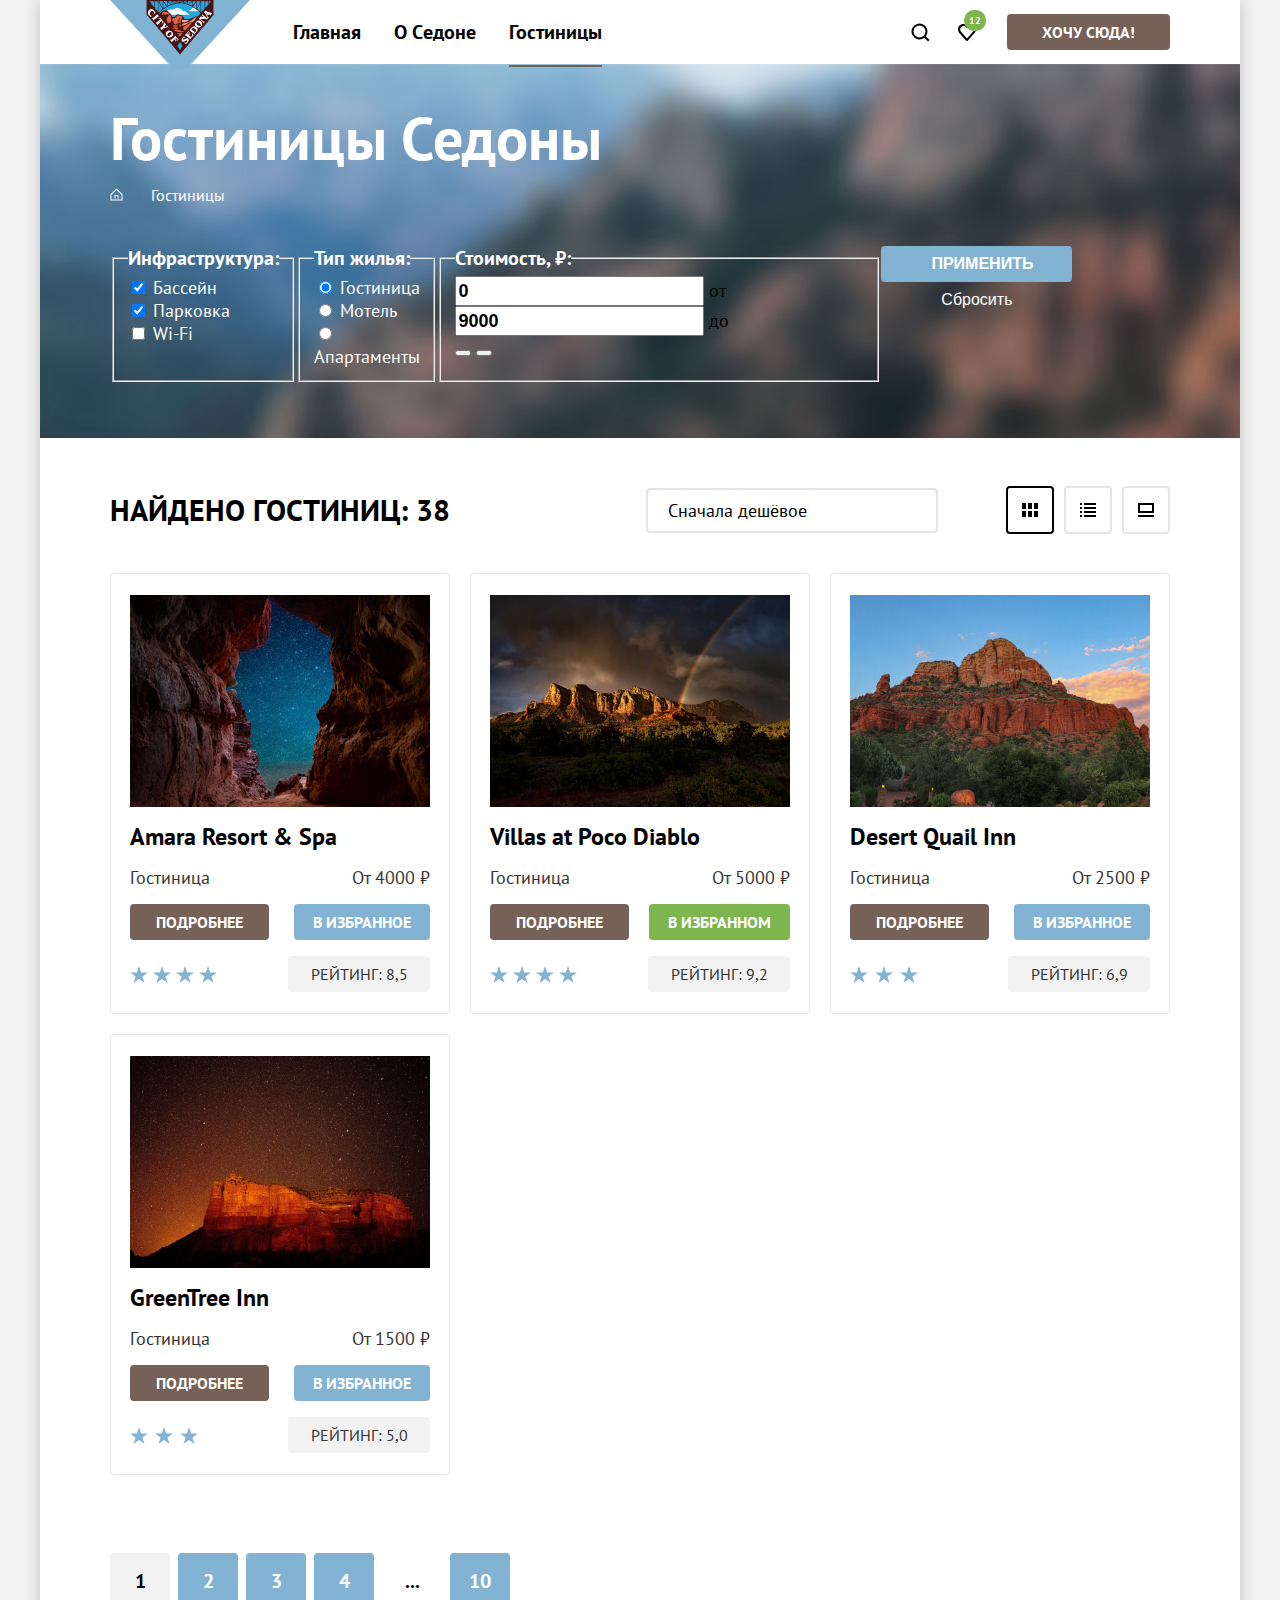
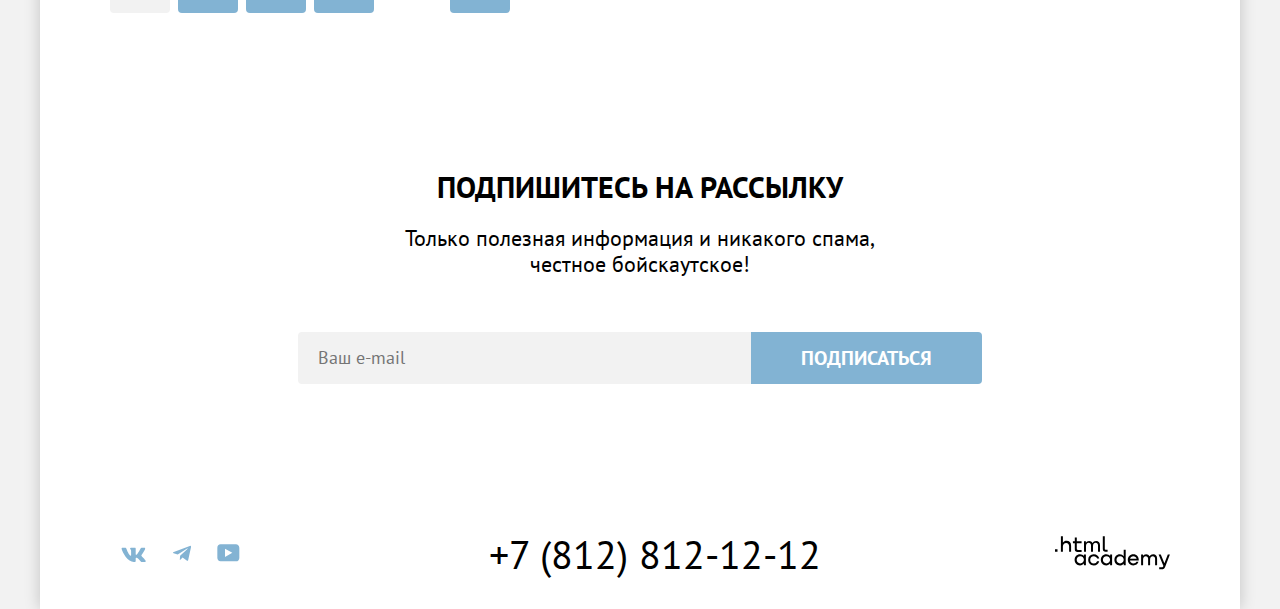
<file: 1339537-sedona-39/catalog.html>
<!DOCTYPE html>
<html lang="ru">

  <head>
    <meta charset="utf-8">
    <title>Каталог</title>
    <link href="styles/styles.css" rel="stylesheet">
  </head>

  <body>
    <div class="container container--page">
      <header class="page-header" data-test="header">
        <a class="page-header-logo" aria-current="page" href="index.html">
          <img class="page-header-logo-img" src="images/logo/logo-sedona.svg" width="140" height="70" alt="Логотип сайта города Седона">
        </a>
        <nav class="navigation navigation-catalog">
          <ul class="navigation-list">
            <li class="navigation--item">
              <a class="navigation-link" href="index.html">Главная</a>
            </li>
            <li class="navigation--item">
              <a class="navigation-link" href="#">О Cедоне</a>
            </li>
            <li class="navigation--item">
              <a class="navigation-link navigation-link-active" href="#">Гостиницы</a>
            </li>
          </ul>
          <ul class="navigation-user">
            <li class="navigation-user-item">
              <a class="navigation-user-link" href="#">
                <svg class="navigation-icon" aria-hidden="true" focusable="false" xmlns="http://www.w3.org/2000/svg" width="20" height="20" fill="none">
                  <path fill="#000" d="m19.5 18-3.7-3.7a8 8 0 0 0 1.7-4.8 8 8 0 1 0-3.1 6.3l3.7 3.7 1.4-1.5Zm-10-2.5a6 6 0 0 1-6-6 6 6 0 0 1 12 0 6 6 0 0 1-6 6Z" />
                </svg>
                <span class="visually-hidden">Поиск</span>
              </a>
            </li>
            <li class="navigation-user-item">
              <a class="navigation-user-link" href="#">
                <span class="visually-hidden">Избранное</span>
                <span class="navigation-user-link--favorites">12</span>
                <svg class="navigation-icon" aria-hidden="true" focusable="false" width="20" height="20" viewBox="0 0 20 20" fill="none" xmlns="http://www.w3.org/2000/svg">
                  <path d="M9.9 19C9.6 19 9.3 18.9 9.1 18.6C3.7 12.5 2.4 11.1 2.1 10.7C1.4 9.8 1 8.6 1 7.4C1 4.4 3.4 2 6.5 2C7.8 2 9 2.5 10 3.3C11 2.5 12.3 2 13.5 2C16.5 2 19 4.4 19 7.4C19 8.7 18.5 9.9 17.7 10.8L10.7 18.7C10.5 18.9 10.3 19 9.9 19ZM3.9 9.5C4.2 9.9 7.4 13.5 10 16.4L16.2 9.4C16.7 8.9 16.9 8.2 16.9 7.4C16.9 5.6 15.4 4.1 13.6 4.1C12.6 4.1 11.6 4.6 10.9 5.4C10.6 5.7 10.3 5.8 10 5.8C9.7 5.8 9.4 5.6 9.2 5.4C8.5 4.6 7.5 4.1 6.5 4.1C4.7 4.1 3.2 5.6 3.2 7.4C3.1 8.3 3.5 9 3.9 9.5C3.8 9.5 3.8 9.5 3.9 9.5Z" fill="black" />
                </svg>
              </a>
            </li>
          </ul>
          <a class="navigation-user-link navigation-user-link--btn" href="#"> Хочу сюда!</a>
        </nav>
      </header>
      <main class="main-catalog main-container" data-test="main">
        <section class="inner-header" data-test="hero">
          <h1 class="inner-header-title">Гостиницы Седоны</h1>
          <ol class="breadcrumbs">
            <li class="breadcrumbs-item">
              <a class="breadcrumbs-link" href="index.html">
                <span class="visually-hidden">Главная</span>
                <svg class="breadcrumbs-link-img" aria-hidden="true" focusable="false" width="13" height="13" viewBox="0 0 13 13" fill="none" xmlns="http://www.w3.org/2000/svg">
                  <path d="M6.5 0.5L0.5 6.30006V12.5001H12.5V6.30006L6.5 0.5ZM11.5 11.5001H1.5V6.70005L6.5 1.9L11.5 6.70005V11.5001Z" fill="white" />
                  <path d="M4.5 10.5001H5.5V8.00005H7.5V10.5001H8.5V7.00005H4.5V10.5001Z" fill="white" />
                </svg>

              </a>
            </li>
            <li class="breadcrumbs-item">
              <a class="breadcrumbs-link">Гостиницы</a>
            </li>
          </ol>
          <div class="catalog-products" data-test="filter">
            <h2 class="visually-hidden">Список товаров с фильтрами</h2>
            <form class="catalog-filter" action="https://echo.htmlacademy.ru/" method="get">
              <fieldset class="catalog-filter-group">
                <legend class="catalog-filter-title">Инфраструктура:</legend>
                <ul class="catalog-filter-list">
                  <li class="catalog-filter-item">
                    <label class="control" for="pool">
                      <input class="control-input" type="checkbox" name="pool" id="pool" checked>
                      Бассейн
                    </label>
                  </li>
                  <li class="catalog-filter-item">
                    <label class="control" for="parking">
                      <input class="control-input" type="checkbox" name="parking" id="parking" checked>
                      Парковка
                    </label>
                  </li>
                  <li class="catalog-filter-item">
                    <label class="control" for="internet">
                      <input class="control-input" type="checkbox" name="internet" id="internet">
                      Wi-Fi
                    </label>
                  </li>
                </ul>
              </fieldset>

              <fieldset class="catalog-filter-group">
                <legend class="catalog-filter-title">Тип жилья:</legend>
                <ul class="catalog-filter-list">
                  <li class="catalog-filter-item">
                    <label class="control">
                      <input class="control-input" type="radio" name="product-group" value="hotel" checked>
                      Гостиница
                    </label>
                  </li>
                  <li class="catalog-filter-item">
                    <label class="control">
                      <input class="control-input" type="radio" name="product-group" value="motel">
                      Мотель
                    </label>
                  </li>
                  <li class="catalog-filter-item">
                    <label class="control">
                      <input class="control-input" type="radio" name="product-group" value="apartments">
                      Апартаменты
                    </label>
                  </li>
                </ul>
              </fieldset>

              <fieldset class="catalog-filter-group">
                <legend class="catalog-filter-title">Стоимость, ₽:</legend>
                <div class="range-filter">
                  <div class="price-controls">
                    <label class="min-price">
                      <input class="min-price__input" type="text" name="min-price" value="0">
                      <span class="price-controls__text">От</span>
                    </label>
                    <label class="max-price">
                      <input class="max-price__input" type="text" name="max-price" value="9000">
                      <span class="max-price__text">До</span>
                    </label>
                  </div>
                </div>
                <div class="range-controls">
                  <div class="scale">
                    <button class="toggle toggle-min" type="button">
                      <span class="visually-hidden">Изменить минимальную цену</span>
                    </button>
                    <button class="toggle toggle-max" type="button">
                      <span class="visually-hidden">Изменить максимальную цену</span>
                    </button>
                  </div>
                </div>

              </fieldset>
              <div class="catalog-filter-button">
                <button class="button" type="submit">Применить</button>
                <button class="button button__reset" type="reset">Сбросить</button>
              </div>
            </form>
          </div>
        </section>
        <section class="results" data-test="catalog">
          <h2 class="results-title"> Найдено гостиниц:
            <span class="results-text">38</span>
          </h2>

          <select class="select-control" aria-label="Сортировка">
            <option value="cheap">Сначала дешёвое</option>
            <option value="popular">Сначала популярное</option>
            <option value="expensive">Сначала дорогое</option>
          </select>

          <ul class="switcher-button-list">
            <li class="switcher-button-list-item">
              <a href="#" class="switcher-button-list-item-link switcher-button-list-item-link-active">
                <span class="visually-hidden">Значки</span>
                <svg class="switcher-button-list-item-link-img" aria-hidden="true" focusable="false" xmlns="http://www.w3.org/2000/svg" width="16" height="14" fill="none">
                  <g fill="#000" clip-path="url(#a)">
                    <path d="M4 0H0v6h4V0ZM16 0h-4v6h4V0ZM10 0H6v6h4V0ZM4 8H0v6h4V8ZM16 8h-4v6h4V8ZM10 8H6v6h4V8Z" />
                  </g>
                  <defs>
                    <clipPath id="a">
                      <path fill="#fff" d="M0 0h16v14H0z" />
                    </clipPath>
                  </defs>
                </svg>
              </a>
            </li>
            <li class="switcher-button-list-item">
              <a class="switcher-button-list-item-link" href="#">
                <span class="visually-hidden">Слайдер</span>
                <svg class="switcher-button-list-item-link-img" aria-hidden="true" focusable="false" xmlns="http://www.w3.org/2000/svg" width="16" height="14" fill="none">
                  <g fill="#000" clip-path="url(#a)">
                    <path d="M2 0H0v2h2V0ZM16 0H4v2h12V0ZM2 4H0v2h2V4ZM16 4H4v2h12V4ZM2 8H0v2h2V8ZM16 8H4v2h12V8ZM2 12H0v2h2v-2ZM16 12H4v2h12v-2Z" />
                  </g>
                  <defs>
                    <clipPath id="a">
                      <path fill="#fff" d="M0 0h16v14H0z" />
                    </clipPath>
                  </defs>
                </svg>
              </a>
            </li>
            <li class="switcher-button-list-item">
              <a class="switcher-button-list-item-link" href="#">
                <span class="visually-hidden">Список</span>
                <svg class="switcher-button-list-item-link-img" aria-hidden="true" focusable="false" xmlns="http://www.w3.org/2000/svg" width="16" height="14" fill="none">
                  <g fill="#000" clip-path="url(#a)">
                    <path d="M16 12H0v2h16v-2ZM14 2v6H2V2h12Zm2-2H0v10h16V0Z" />
                  </g>
                  <defs>
                    <clipPath id="a">
                      <path fill="#fff" d="M0 0h16v14H0z" />
                    </clipPath>
                  </defs>
                </svg>
              </a>
            </li>
          </ul>
        </section>
        <section class="catalog">
          <ul class="product-list" data-test="catalog">
            <li class="product-card">
              <a class="product-card-link" href="#" tabindex="-1">
                <img class="product-card-image" src="images/catalog/hotel-1.jpg" width="300" height="212" alt="Звездное небо в расщелине гор">
              </a>
              <a class="product-card-link" href="#">
                <h3 class="product-card--title">Amara Resort & Spa</h3>
              </a>
              <div class="product-card-wrap">
                <p class="product-card-housing">Гостиница</p>
                <p class="product-card-price">От 4000 ₽</p>
              </div>
              <div class="product-card-button">
                <a class="product-card-btn btn" href="#">подробнее</a>
                <a class="product-card-btn product-card-btn--accent btn" href="#">в избранное</a>
              </div>
              <div class="product-card-rating product-card-rating-four">
                <span class="star star-4">
                  <span class="visually-hidden"> Отель 4 звезды</span>
                </span>
                <p class="product-card-number">Рейтинг: 8,5</p>
              </div>
            </li>
            <li class="product-card">
              <a class="product-card-link" href="#" tabindex="-1">
                <img class="product-card-image" src="images/catalog/hotel-2.jpg" width="300" height="212" alt="Радуга над горным хребтом">
              </a>
              <a class="product-card-link" href="#">
                <h3 class="product-card--title">Villas at Poco Diablo</h3>
              </a>
              <div class="product-card-wrap">
                <p class="product-card-housing">Гостиница</p>
                <p class="product-card-price">От 5000 ₽</p>
              </div>
              <div class="product-card-button">
                <a class="product-card-btn btn" href="#">подробнее</a>
                <a class="product-card-btn product-card-btn--accent product-card-btn--active btn" href="#">в избранном</a>
              </div>
              <div class="product-card-rating product-card-rating-four">
                <span class="star star-4">
                  <span class="visually-hidden"> Отель 4 звезды</span>
                </span>
                <p class="product-card-number">Рейтинг: 9,2</p>
              </div>
            </li>
            <li class="product-card">
              <a class="product-card-link" href="#" tabindex="-1">
                <img class="product-card-image" src="images/catalog/hotel-3.jpg" width="300" height="212" alt="Горы на фоне голубого неба">
              </a>
              <a class="product-card-link" href="#">
                <h3 class="product-card--title">Desert Quail Inn</h3>
              </a>
              <div class="product-card-wrap">
                <p class="product-card-housing">Гостиница</p>
                <p class="product-card-price">От 2500 ₽</p>
              </div>
              <div class="product-card-button">
                <a class="product-card-btn btn" href="#">подробнее</a>
                <a class="product-card-btn product-card-btn--accent btn" href="#">в избранное</a>
              </div>
              <div class="product-card-rating product-card-rating-three">
                <span class="star star-3">
                  <spanv class="visually-hidden"> Отель 3 звезды
                </span>
                </span>
                <p class="product-card-number">Рейтинг: 6,9</span>
              </div>
            </li>
            <li class="product-card">
              <a class="product-card-link" href="#" tabindex="-1">
                <img class="product-card-image" src="images/catalog/hotel-4.jpg" width="300" height="212" alt="Гора на фоне звездного неба">
              </a>
              <a class="product-card-link" href="#">
                <h3 class="product-card--title">GreenTree Inn</h3>
              </a>
              <div class="product-card-wrap">
                <p class="product-card-housing">Гостиница</p>
                <p class="product-card-price">От 1500 ₽</p>
              </div>
              <div class="product-card-button">
                <a class="product-card-btn btn" href="#">подробнее</a>
                <a class="product-card-btn product-card-btn--accent btn" href="#">в избранное</a>
              </div>
              <div class="product-card-rating product-card-rating-two">
                <span class="star star-3">
                  <span class="visually-hidden"> Отель 2 звезды</span>
                </span>
                <p class="product-card-number">Рейтинг: 5,0</p>
              </div>
            </li>
          </ul>
          <ul class="pagination">
            <li class="pagination--item">
              <a class="pagination-link pagination-link--active">1</a>
            </li>
            <li class="pagination--item">
              <a class="pagination-link" href="#">2</a>
            </li>
            <li class="pagination--item">
              <a class="pagination-link" href="#">3</a>
            </li>
            <li class="pagination--item">
              <a class="pagination-link" href="#">4</a>
            </li>
            <li class="pagination--item">
              <span class="pagination-link pagination-link-other">...</span>
            </li>
            <li class="pagination--item">
              <a class="pagination-link" href="#">10</a>
            </li>
          </ul>
        </section>
        <section class="subscribe" data-test="subscribe">
          <h2 class="subscribe--title">Подпишитесь на рассылку</h2>
          <p class="subscribe--text">
            Только полезная информация и никакого спама, честное бойскаутское!
          </p>
          <form class="subscribe-form" action="http://echo.htmlacademy.ru/" method="post">
            <label class="visually-hidden" for="subscribe-email">Укажите ваш e-mail</label>
            <input class="subscribe-form-input" type="email" name="subscribe-user-email" id="subscribe-email" placeholder="Ваш e-mail">
            <button class="subscribe-form-btn" type="submit">Подписаться</button>
          </form>
        </section>
      </main>
      <footer class="footer" data-test="footer">
        <section class="social">
          <h2 class="visually-hidden">Социальные сети</h2>
          <ul class="social-list">
            <li class="social-item">
              <a class="social-item-link" href="https://vk.com/htmlacademy">
                <span class="visually-hidden">Vkontakte</span>
                <svg class="social-item-link-img" aria-hidden="true" focusable="false" xmlns="http://www.w3.org/2000/svg" width="25" height="15" fill="none">
                  <path fill="#83B3D3" fill-rule="evenodd" d="M24.1 1.8c.2-.5 0-1-.8-1h-2.6c-.7 0-1 .4-1.1.8 0 0-1.4 3.2-3.3 5.3-.6.6-.9.8-1.2.8-.2 0-.4-.2-.4-.8V1.8c0-.7-.2-1-.8-1h-4c-.5 0-.8.4-.8.6 0 .7 1 .8 1 2.6v3.8c0 .8 0 1-.4 1-.9 0-3-3.3-4.3-7-.3-.7-.5-1-1.2-1H1.6c-.8 0-1 .4-1 .8 0 .7 1 4 4.2 8.5C7 13.2 10 15 12.8 15c1.7 0 1.9-.4 1.9-1v-2.4c0-.7.2-.8.7-.8.4 0 1 .1 2.6 1.6 1.8 1.8 2 2.6 3 2.6h2.7c.7 0 1.1-.4 1-1.1-.3-.8-1.2-1.8-2.3-3-.6-.8-1.5-1.5-1.8-2-.4-.4-.3-.6 0-1 0 0 3.2-4.5 3.5-6Z" clip-rule="evenodd" />
                </svg>
              </a>
            </li>
            <li class="social-item">
              <a class="social-item-link" href="https://t.me/htmlacademy">
                <span class="visually-hidden">Telegram</span>
                <svg class="social-item-link-img" aria-hidden="true" focusable="false" xmlns="http://www.w3.org/2000/svg" width="18" height="17" fill="none">
                  <path fill="#83B3D3" d="M16.8 1 .8 7c-1 .4-1 1-.2 1.3l4.1 1.3 9.5-6c.5-.3.9-.1.5.2l-7.6 7-.3 4.1c.4 0 .6-.2.8-.4l2-2 4.1 3.1c.8.5 1.3.3 1.5-.7L18 2.2c.3-1-.4-1.6-1.1-1.2Z" />
                </svg>
              </a>
            </li>
            <li class="social-item">
              <a class="social-item-link" href="https://www.youtube.com/user/htmlacademyru">
                <span class="visually-hidden">Youtube</span>
                <svg class="social-item-link-img" aria-hidden="true" focusable="false" width="23" height="18" viewBox="0 0 23 18" fill="none" xmlns="http://www.w3.org/2000/svg">
                  <path d="M18.9402 0.356445H3.50738C1.64668 0.356445 0.333252 1.9502 0.333252 3.75645V13.8502C0.333252 15.7627 1.64668 17.3564 3.50738 17.3564H19.1591C20.8009 17.3564 22.3333 15.7627 22.3333 13.9564V3.75645C22.1143 1.9502 20.8009 0.356445 18.9402 0.356445ZM7.99494 12.8939V4.81894L15.3283 8.85645L7.99494 12.8939Z" fill="#83B3D3" />
                </svg>
              </a>
            </li>
          </ul>
        </section>
        <section class="contacts">
          <h2 class="visually-hidden">Телефон для связи</h2>
          <a class="contacts-phone" href="tel:88128121212">+7 (812) 812-12-12</a>
        </section>
        <section class="site">
          <h2 class="visually-hidden">Логотип HTMLAcademy</h2>
          <a class="site-logo" href="https://htmlacademy.ru/">
            <svg class="site-logo-img" xmlns="http://www.w3.org/2000/svg" aria-hidden="true" focusable="false" aria-label="Логотип HTML-acdemy" width="115" height="34" class="img-logo-html">
              <path d="M0 13.26v2.6h2.5v-2.6H0ZM11.6 4.86c-1.6 0-2.8.7-3.6 1.7h-.1V.36h-2v15.5h2v-5.3c0-2.1 1.3-3.6 3.3-3.6 1.8 0 2.9 1.4 2.9 3.2v5.7h2v-6.1c.1-3-1.8-4.9-4.5-4.9ZM26.6 5.16h-4.8v-3.7h-2v3.8h-1.9v2h1.9v6c0 1.7 1 2.7 2.7 2.7h4.1v-2h-3.7c-.7 0-1.1-.4-1.1-1.1v-5.7h4.8v-2ZM41.1 4.96c-1.6 0-2.9.8-3.5 2.1h-.1c-.6-1.2-1.8-2.1-3.4-2.1-1.4 0-2.5.8-3.1 1.8h-.1v-1.6H29v10.6h2v-5.4c0-2 1-3.5 2.6-3.5 1.5 0 2.4 1 2.4 2.6v6.3h2v-5.6c0-2.4 1.4-3.3 2.6-3.3 1.5 0 2.4 1 2.4 2.6v6.3h2v-6.5c.1-2.5-1.4-4.3-3.9-4.3ZM47.8 13.06c0 1.7 1 2.7 2.8 2.7h2v-2h-1.7c-.7 0-1.1-.4-1.1-1.1V.36h-2v12.7ZM28.9 20.06c-.9-1.1-2.2-1.8-3.9-1.8-3.1 0-5.4 2.3-5.4 5.6s2.3 5.6 5.4 5.6c1.8 0 3-.8 3.8-1.9h.1v1.6h2v-10.6h-2v1.5Zm-3.6 7.4c-2.2 0-3.6-1.6-3.6-3.6s1.4-3.6 3.6-3.6 3.6 1.6 3.6 3.6c0 1.9-1.4 3.6-3.6 3.6ZM44.2 22.36c-.5-2.4-2.6-4.1-5.4-4.1a5.4 5.4 0 0 0-5.6 5.6c0 3.1 2.2 5.6 5.6 5.6 2.8 0 4.9-1.8 5.4-4.2h-2.1a3.4 3.4 0 0 1-3.3 2.3c-2.2 0-3.6-1.6-3.6-3.6s1.4-3.6 3.6-3.6c1.6 0 2.8 1 3.3 2.2h2.1v-.2ZM55.1 20.06c-.9-1.1-2.2-1.8-3.9-1.8-3.1 0-5.4 2.3-5.4 5.6s2.3 5.6 5.4 5.6c1.8 0 3-.8 3.8-1.9h.1v1.6h2v-10.6h-2v1.5Zm-3.6 7.4c-2.2 0-3.6-1.6-3.6-3.6s1.4-3.6 3.6-3.6 3.6 1.6 3.6 3.6c0 1.9-1.5 3.6-3.6 3.6ZM68.7 20.16c-.9-1.1-2.2-1.9-3.9-1.9-3.1 0-5.4 2.3-5.4 5.6s2.2 5.6 5.4 5.6c1.7 0 3-.8 3.8-1.8h.1v1.5h2v-15.4h-2v6.4Zm-3.6 7.3c-2.2 0-3.6-1.6-3.6-3.6s1.4-3.6 3.6-3.6 3.6 1.6 3.6 3.6c-.1 2-1.5 3.6-3.6 3.6ZM78.3 18.26c-3.3 0-5.5 2.5-5.5 5.6 0 3 2.1 5.6 5.5 5.6 2.5 0 4.5-1.3 5.2-3.6h-2.1c-.5 1-1.6 1.6-3 1.6-1.9 0-3.3-1.3-3.4-2.9h8.8c.2-3.6-2-6.3-5.5-6.3Zm0 1.9c1.7 0 3 1 3.3 2.6h-6.5c.3-1.5 1.5-2.6 3.2-2.6ZM98.2 18.26c-1.6 0-2.9.8-3.6 2h-.1c-.6-1.2-1.8-2-3.4-2-1.4 0-2.5.7-3.1 1.8v-1.5h-1.9v10.6h2v-5.4c0-2 1-3.4 2.6-3.5 1.5 0 2.4 1 2.4 2.6v6.3h2v-5.6c0-2.4 1.4-3.3 2.6-3.3 1.5 0 2.4 1 2.4 2.6v6.3h2v-6.5c.1-2.6-1.4-4.4-3.9-4.4ZM109.4 27.36l-3.6-8.9h-2.2l4.8 11.6c-.3.9-.7 1.2-1.7 1.2h-2.5v2h2.5c1.8 0 2.8-.8 3.5-2.6l4.7-12.2h-2.1l-3.4 8.9Z" />
            </svg>
          </a>
        </section>
      </footer>
      </di>
  </body>

</html>
</file>
<file: styles/styles.css>
@font-face {
  font-family: "PT Sans";
  font-style: normal;
  font-weight: 400;
  src: url("../fonts/ptsans-400.woff2") format("woff2");
  font-display: swap;
}

@font-face {
  font-family: "PT Sans";
  font-style: normal;
  font-weight: 700;
  src: url("../fonts/ptsans-700.woff2") format("woff2");
  font-display: swap;
}


:root {
  --basic-black: #000000;
  --basic-black-light: rgba(0, 0, 0, 0.2);
  --basic-black-lighter:  rgba(0, 0, 0, 0.302);
  --basic-black-dark: rgb(0, 0, 0, 0.6);
  --basic-black-darker: rgba(0, 0, 0, 0.4);
  --basic-black-darks: rgba(0, 0, 0, 0.3);
  --basic-black-pale: rgba(0, 0, 0, 0.251);
  --basic-black-pales: rgba(0, 0, 0, 0.8);
  --basic-blue-gray: #82b3d3;
  --basic-blue: #3f5e72;
  --basic-grey: #333333;
  --basic-white: #ffffff;
  --basic-smoky-white: #f2f2f2;
  --basic-smoky-white-light: rgba(242, 242, 242, 0.8);
  --basic-smoky-pale: rgba(255, 255, 255, 0.302);

  --black-brown: #242424;
  --black-darker: #4561a4;
  --blue-gray: #83b3d3;
  --blue-gray-dark: #68a2ca;
  --blue-gray-darker: rgba(104, 162, 202, 0.302);
  --blue-gray-light: rgba(131, 179, 211, 0.122);
  --blue-gray-lighter: rgba(131, 179, 211, 0.2);
  --gainsborough: #e5e5e5;
  --gainsborough-dark: #e6e6e6;
  --orange: #ff5757;
  --reddish-brown: #756157;
  --reddish-brown-light: rgba(117, 97, 87, 0.302);
  --taupe: #615048;
  --yellowish-green: #7db54f;
}

/* Глобальные */
*,
*::before,
*::after {
  box-sizing: border-box;
  overflow-wrap: anywhere;
}

html {
  height: 100%;
}

body {
  display: flex;
  min-height: 100%;
  margin: 0;
  font-family: "PT Sans", Arial, sans-serif;
  font-style: normal;
  font-size: 18px;
  line-height: 21px;
  font-weight: 400;
  color: var(--basic-grey);
  background-color: var(--basic-smoky-white);
}

.main-container {
  flex-grow: 1;
  margin-top: -10px;
}

.container {
  display: block;
  width: 1200px;
  margin: 0 auto;
  background-color: var(--basic-white);
  box-shadow: 0 0 15px 0 var(--basic-black-light);
}

.container--page {
  display: flex;
  flex-direction: column;
}

img {
  max-width: 100%;
  height: auto;
  object-fit: contain;
}

.visually-hidden {
  position: absolute;
  width: 1px;
  height: 1px;
  margin: -1px;
  padding: 0;
  border: 0;
  clip: rect(0 0 0 0);
  overflow: hidden;
}

/* header */
.page-header {
  position: relative;
  display: flex;
  flex-direction: row;
  gap: 26px;
  padding-left: 70px;
  padding-right: 54px;
  color: var(--basic-black);
}

.page-header-logo {
  width: 170px;
}

.page-header-logo:hover,
.page-header-logo:active {
  opacity: .5;
}

.page-header-logo:focus {
  opacity: .8;
}

.navigation {
  width: 100%;
  margin-top: -10px;
}

.navigation,
.navigation-list,
.navigation-user {
  display: flex;
  flex-direction: row;
  justify-content: flex-start;
  align-items: center;
}

.navigation-list,
.navigation-user {
  margin: 0;
  padding: 0;
  list-style: none;
}

.navigation-list {
  flex-wrap: wrap;
  gap: 5px;
  max-width: 600px;
  margin-top: 10px;
  margin-right: auto;
  margin-bottom: 10px;
}

.navigation-item {
  margin: 0 14px;
  padding: 18px 0 19px;
}

.navigation-link,
.navigation-user-link {
  padding: 18px 0;
  font-size: 20px;
  line-height: 24px;
  font-weight: 700;
  text-align: center;
  color: var(--basic-black);
  text-decoration: none;
}

.navigation-user-link {
  padding-top: 0;
  padding-bottom: 0;
}

.navigation-user-link:hover,
.navigation-user-link:active {
  opacity: .5;
}

.navigation-user-link:focus {
  opacity: .8;
}

.navigation-index .navigation-link-active,
.navigation-catalog .navigation-link-active,
.navigation-link:hover,
.navigation-link:active,
.navigation-link:focus {
  border-bottom: 2px solid var(--reddish-brown);
}

.navigation-user-link {
  position: relative;
}

.navigation-icon {
  position: absolute;
  top: 0;
  right: 0;
  bottom: 0;
  left: 0;
  margin: auto;
}

.navigation-user .navigation-user-link {
  display: block;
  min-width: 44px;
  min-height: 64px;
  padding: 5px;
}

.navigation-user-link-favorites {
  position: relative;
  z-index: 1;
  margin-left: 17px;
  padding: 4px 5px;
  font-size: 10px;
  line-height: 10px;
  text-align: center;
  color: var(--basic-white);
  background-color: var(--yellowish-green);
  background-size: 20px 20px;
  border-radius: 10px;
}

.navigation-user-link--btn {
  margin-left: 16px;
  margin-right: 16px;
  padding: 8px 35px;
  font-family: "PT Sans", Arial, sans-serif;
  font-size: 16px;
  line-height: 20px;
  font-weight: 700;
  text-align: center;
  text-transform: uppercase;
  text-wrap: nowrap;
  color: var(--basic-white);
  background-color: var(--reddish-brown);
  border: none;
  border-radius: 4px;
  cursor: pointer;
}

.navigation-user-link--btn:hover,
.navigation-user-link--btn:focus {
  background-color: var(--taupe);
}

.navigation-user-link--btn:active {
  color: var(--basic-smoky-pale);
  background-color: var(--reddish-brown);
}

.navigation-user-link--btn:disabled,
.navigation-user-link--btn:disabled:hover {
  color: var(--basic-white);
  background-color: var(--gainsborough);
}

/* main */
.hero {
  background-color: var(--black-darker);
  background-image: url("../images/hero-decoration-bg.svg"),
    url("../images/hero-bg.jpg");
  background-repeat: no-repeat;
  background-size: 1200px auto, cover;
  background-position: center bottom, center;
}

.hero-image {
  display: block;
  margin: 0 auto;
  padding-top: 51px;
  padding-bottom: 82px;
}

/* info */
.info-list {
  display: flex;
  flex-direction: row;
  flex-wrap: wrap;
  margin: 0;
  padding: 0;
  list-style: none;
}

.info-title {
  width: 670px;
  margin: 0;
  margin-right: auto;
  margin-left: auto;
  padding: 69px 20px 25px;
  font-size: 30px;
  line-height: 36px;
  font-weight: 700;
  text-align: center;
  text-transform: uppercase;
  color: var(--basic-black);
}

.info-text {
  width: 800px;
  margin: 0 auto 90px;
  padding: 0;
  font-size: 22px;
  line-height: 26px;
  text-align: center;
}

.info-item {
  display: flex;
}

.info-item:nth-child(5n) {
  flex-direction: row-reverse;
}

.info-item--accent {
  width: 100%;
}

.info-item--lighter,
.info-item--light,
.info-item-wrap {
  display: flex;
  flex-direction: column;
  justify-content: center;
  align-items: center;
  min-height: 385px;
  padding: 50px;
}

.info-item-wrap {
  width: 100%;
  min-height: 385px;
  background-color: var(--basic-blue-gray);
}

.info-item--lighter,
.info-item--light {
  flex-grow: 1;
}

.info-item-img {
  background-color: var(--blue-gray-lighter);
  object-fit: cover;
}

.info-item--light {
  background-color: var(--blue-gray-light);
}

.info-item-title {
  position: relative;
  width: 175px;
  margin-top: 22px;
  margin-bottom: 38px;
  padding: 0;
  font-size: 24px;
  line-height: 28px;
  font-weight: 700;
  text-align: center;
  text-transform: uppercase;
  color: var(--basic-black);
}

.info-item--accent .info-item-title {
  width: 172px;
}

.info-item-text {
  width: 240px;
  margin-bottom: 17px;
  padding: 5px;
  text-align: center;
}

.info-item-text--accent,
.info-item-title--accent {
  color: var(--basic-white);
}

.info-item-title::before {
  position: absolute;
  content: "";
  left: 33%;
  bottom: -31px;
  height: 2px;
  width: 60px;
  background-color:var(--basic-black-lighter);
}

.info-item-title--accent::before {
  background-color: var(--basic-smoky-pale);
}

/* advantages */
.advantages {
  margin: 0 auto;
}

.advantages-title {
  width: 500px;
  margin: 0 auto;
  margin-bottom: 20px;
  padding: 0;
  padding-top: 64px;
  font-size: 30px;
  line-height: 36px;
  font-weight: 700;
  text-align: center;
  text-transform: uppercase;
  color: var(--basic-black);
}

.advantages-text {
  width: 600px;
  margin: 0 auto;
  padding: 0;
  padding-bottom: 64px;
  font-size: 22px;
  line-height: 26px;
  text-align: center;
}

.advantages-list {
  display: grid;
  grid-template-columns: repeat(3, 1fr);
  justify-content: center;
  margin: 0;
  padding: 0;
  list-style: none;
}

.advantages-item {
  position: relative;
  display: flex;
  flex-direction: column;
  justify-content: center;
  align-items: center;
  min-height: 386px;
  padding: 70px 85px;
  background-color: var(--blue-gray-light);
}

.advantages-item--food {
  background-color: var(--basic-white);
}

.advantages-item-title {
  margin: 0;
  padding: 15px;
  padding-top: 105px;
  padding-bottom: 11px;
  font-size: 24px;
  line-height: 28px;
  font-weight: 700;
  text-align: center;
  text-transform: uppercase;
  color: var(--basic-black);
  background-repeat: no-repeat;
  background-size: inherit;
  background-position: top 1px center;
}

.advantages-item-title--home {
  background-image: url("../images/icons/icon-home.svg");
}

.advantages-item-title--food {
  background-color: var(--basic-white);
  background-image: url("../images/icons/icon-food.svg");
}

.advantages-item-title--gift {
  background-image: url("../images/icons/icon-gift.svg");
  background-position: top -1px center;
}

.advantages-item-text {
  margin-bottom: 2px;
  padding: 0;
  text-align: center;
}

/* hotel-search */
.hotel-search {
  display: flex;
  flex-direction: column;
  justify-content: start;
  align-items: center;
  padding-top: 95px;
}

.hotel-search-title {
  width: 600px;
  margin-top: 0;
  margin-bottom: 20px;
  padding: 0;
  font-size: 30px;
  line-height: 36px;
  font-weight: 700;
  text-align: center;
  text-transform: uppercase;
  color: var(--basic-black);
}

.hotel-search-text {
  width: 600px;
  margin-top: 0;
  margin-bottom: 54px;
  padding: 0;
  font-size: 22px;
  line-height: 26px;
  text-align: center;
}

.hotel-search-btn {
  margin-bottom: 96px;
  padding: 8px 50px;
  font-family: "PT Sans", Arial, sans-serif;
  font-size: 20px;
  line-height: 36px;
  font-weight: 700;
  text-align: center;
  text-transform: uppercase;
  text-decoration: none;
  color: var(--basic-white);
  background-color: var(--reddish-brown);
  border: none;
  border-radius: 4px;
  cursor: pointer;
}

.hotel-search-btn:hover,
.hotel-search-btn:focus {
  background-color: var(--taupe);
}

.hotel-search-btn:active {
  background-color: var(--reddish-brown);
  color: var(--basic-smoky-pale);
}

.hotel-search-btn:disabled,
.hotel-search-btn:disabled:hover {
  background-color: var(--gainsborough);
  color: var(--basic-white);
}

/* subscribe */
.subscribe {
  display: flex;
  flex-direction: column;
  justify-content: center;
  align-items: center;
}

.subscribe--img {
  background-color: var(--black-darker);
  background-image: url("../images/subscrib-bg.jpg");
  background-repeat: no-repeat;
  background-size: cover;
  background-position: top center;
}

.subscribe-title {
  max-width: 500px;
  margin: 0;
  margin-bottom: 20px;
  padding: 0;
  padding-top: 156px;
  font-size: 30px;
  font-weight: 700;
  line-height: 36px;
  text-align: center;
  text-transform: uppercase;
}

.subscribe--img .subscribe-title {
  padding-top: 96px;
}

.subscribe-text {
  max-width: 500px;
  margin-top: 0;
  margin-bottom: 55px;
  padding: 0;
  font-size: 22px;
  line-height: 26px;
  text-align: center;
}

.subscribe .subscribe-text,
.subscribe .subscribe-title {
  color: var(--basic-black);
}

.subscribe--img .subscribe-text,
.subscribe--img .subscribe-title {
  color: var(--basic-white);
}

.subscribe-form {
  display: flex;
  flex-direction: row;
  justify-content: center;
  align-items: center;
  width: 684px;
  padding-bottom: 104px;
}

.subscribe-form-input {
  display: block;
  width: 100%;
  padding: 14px 20px;
  font-family: "PT Sans", Arial, sans-serif;
  font-size: 18px;
  line-height: 24px;
  font-weight: 400;
  color: var(--basic-black-dark);
  background-color: var(--basic-smoky-white);
  border: none;
  border-radius: 4px 0 0 4px;
}

/* .subscribe-form-input:focus-visible {
  outline: none;
} */

.subscribe-form-btn {
  width: 232px;
  padding: 8px 50px;
  font-family: inherit;
  font-size: 20px;
  line-height: 36px;
  font-weight: 700;
  text-align: center;
  text-transform: uppercase;
  text-wrap: nowrap;
  color: var(--basic-white);
  background-color: var(--basic-blue-gray);
  border: none;
  border-radius: 0 4px 4px 0;
  cursor: pointer;
}

.subscribe-form-btn:hover {
  background-color: var(--blue-gray-dark);
}

.subscribe-form-btn:focus {
  background-color: var(--blue-gray-dark);
}

.subscribe-form-btn:active {
  background-color: var(--basic-blue-gray);
  color: var(--basic-smoky-pale);
}

.subscribe-form-btn:disabled,
.subscribe-form-btn:disabled:hover {
  background-color: var(--gainsborough);
}

/* footer */
.footer {
  display: flex;
  flex-direction: row;
  justify-content: space-between;
  align-items: center;
  flex-wrap: wrap;
  padding: 45px 70px 35px;
}

.social-list {
  display: flex;
  flex-direction: row;
  justify-content: flex-start;
  align-items: center;
  flex-wrap: wrap;
  width: 141px;
  margin: 0;
  margin-right: 238px;
  padding: 0;
  list-style: none;
}

.social-item {
  display: flex;
  justify-content: center;
  align-items: center;
  width: 47px;
  height: 40px;
  padding: 5px;
}

.social-item-link {
  display: flex;
  justify-content: center;
  align-items: center;
  width: 47px;
  height: 40px;
  padding: 5px;
}

.social-item-link-img path:hover,
.social-item-link-img path:focus {
  fill: var(--blue-gray-dark);
}

.social-item-link-img path:active {
  fill:var(--blue-gray-darker);
}

.contacts-phone {
  margin-right: auto;
  font-size: 40px;
  line-height: 40px;
  text-align: center;
  text-transform: uppercase;
  color: var(--basic-black);
  text-decoration: none;
}

.contacts-phone:hover {
  color: var(--reddish-brown);
}

.contacts-phone:focus {
  color: var(--reddish-brown);
}

.contacts-phone:active {
  color: var(--reddish-brown-light);
}

.site-logo-img {
  margin-top: 3px;
}

.site-logo:hover .site-logo-img,
.site-logo:focus .site-logo-img {
  fill: var(--reddish-brown);
}

.site-logo:active .site-logo-img {
  fill: var(--reddish-brown-light);
}

/* main-catalog */
.inner-header {
  padding-left: 70px;
  padding-right: 70px;
  background-color: var(--black-darker);
  background-image: url("../images/filter-bg.jpg");
  background-repeat: no-repeat;
  background-size: cover;
  background-position: top center;
}

.inner-header-title {
  margin-top: 0;
  margin-bottom: 7px;
  padding: 0;
  padding-top: 35px;
  font-size: 60px;
  line-height: 78px;
  font-weight: 700;
  text-align: left;
  color: var(--basic-white);
}

/* breadcrumbs */
.breadcrumbs {
  display: flex;
  flex-direction: row;
  justify-content: flex-start;
  align-items: center;
  gap: 28px;
  margin-top: 0;
  margin-bottom: 40px;
  padding: 0;
  list-style: none;
}

.breadcrumbs-link-arrow {
  position: relative;
}

.breadcrumbs-link-arrow::before {
  position: absolute;
  content: "";
  bottom: 5px;
  left: -18px;
  display: block;
  width: 8px;
  height: 11px;
  background-image: url("../images/icons/arrow-left.svg");
  background-repeat: no-repeat;
  background-size: contain;
}

.breadcrumbs-link {
  font-size: 16px;
  line-height: 21px;
  text-align: left;
  color: var(--basic-white);
  cursor: pointer;
}

.breadcrumbs-link:hover,
.breadcrumbs-link:active {
  opacity: .5;
}

.breadcrumbs-link:focus {
  opacity: .8;
}

.breadcrumbs-link-img {
  width: 13px;
  height: 13px;
}

/* filter */
.catalog-filter {
  display: grid;
  grid-template-columns: 200px 270px 336px 191px;
  align-items: start;
  gap: 21px;
  padding-bottom: 71px;
}

.catalog-filter-group {
  padding: 0;
  margin: 0;
  color: var(--basic-white);
  border: none;
}

.button {
  cursor: pointer;
}

.catalog-filter-list {
  display: flex;
  flex-direction: column;
  gap: 16px;
  margin: 0;
  margin-top: 32px;
  padding: 0;
  list-style: none;
}

.catalog-filter-title {
  padding: 0;
  font-size: 20px;
  line-height: 24px;
  font-weight: 700;
  text-align: left;
}

.catalog-filter-title-bottom {
  margin-bottom: 32px;
}

/* Control */
.control {
  position: relative;
  display: block;
  padding-left: 36px;
  cursor: pointer;
}

/* Mark */
.control-mark {
  position: absolute;
  top: 2px;
  left: 0;
  width: 20px;
  height: 20px;
  background-color: var(--basic-white);
  border-radius: 4px;
}

/* Label */
.control-label {
  font-size: 18px;
  line-height: 23px;
  font-weight: 400;
  text-align: left;
  color: var(--basic-white);
}

.control:hover {
  opacity: 0.6;
}

.control:active {
  opacity: 0.3;
}

.control:focus .control-mark {
  border: 3px solid var(--blue-gray);
}

.control-input:disabled + .control-mark {
  border-color: var(--black-brown);
}

.control-input[type="checkbox"]:checked + .control-mark {
  position: absolute;
  content: "";
  top: 2px;
  left: 0;
  width: 20px;
  height: 20px;
  background-image: url("../images/icons/icon-tick.svg");
  background-repeat: no-repeat;
  background-size: 13px 11px;
  background-position: center;
}

/* Radio */
.control-input[type="radio"] + .control-mark {
  border-radius: 50%;
}

.control-input[type="radio"]:checked + .control-mark::before {
  position: absolute;
  content: "";
  top: 5px;
  left: 5px;
  width: 10px;
  height: 10px;
  background-color: var(--basic-blue);
  border-radius: 50%;
}

/* Range */
.range-filter {
  margin-bottom: 43px;
}

.range-controls {
  position: relative;
  height: 4px;
  width: 288px;
  margin-bottom: 7px;
  background-color: rgb(255, 255, 255, 0.3);
  border-radius: 4px;
}

.scale {
  position: absolute;
  height: 4px;
  width: 75%;
  background-color: var(--basic-white);
}

.toggle {
  position: absolute;
  width: 21px;
  height: 21px;
  background: var(--basic-white);
  border: none;
  border-radius: 5px;
  cursor: pointer;
}

.toggle:hover {
  box-shadow: 0 4px 10px 0 var(--basic-black-pale);
}

.toggle:focus {
  border: 3px solid var(--blue-gray);
  box-shadow: 0 4px 10px 0 var(--basic-black-pale);
}

.toggle:active {
  border: 2px solid var(--blue-gray);
  box-shadow: 0 7px 15px 0 var(--basic-black-darker);
}

.toggle-min,
.toggle-max {
  top: -9px;
}

.toggle-min {
  left: -1px;
}

.toggle-max {
  right: -10px;
}

.price-controls {
  display: flex;
  flex-direction: row;
  gap: 2px;
}

.min-price,
.max-price {
  position: relative;
  display: flex;
  flex-direction: row;
  background-color: var(--basic-smoky-white);
}

.min-price {
  border-radius: 4px 0 0 4px;
}

.max-price {
  border-radius: 0 4px 4px 0;
}

.min-price__input,
.max-price__input {
  width: 143px;
  padding: 12px 18px;
  font-family: inherit;
  font-size: 18px;
  font-weight: 700;
  line-height: 24px;
  text-align: left;
  border: 1px solid var(--basic-smoky-white);
  color: var(--basic-black);
}

.min-price__input {
  border-radius: 4px 0 0 4px;
}

.max-price__input {
  border-radius: 0 4px 4px 0;
}

.min-price__text,
.max-price__text {
  position: absolute;
  right: 0;
  padding: 12px 20px;
  font-size: 18px;
  line-height: 24px;
  font-weight: 400;
  text-transform: lowercase;
  color: var(--basic-black);
  opacity: .3;
}

.catalog-filter-button {
  display: flex;
  flex-direction: column;
  align-items: center;
  justify-content: flex-end;
  gap: 32px;
  margin-top: 56px;
}

.button {
  width: 191px;
  height: 36px;
  padding: 8px 50px;
  font-family: inherit;
  font-size: 16px;
  line-height: 20px;
  font-weight: 700;
  text-align: center;
  text-transform: uppercase;
  color: var(--basic-white);
  background-color: var(--basic-blue-gray);
  border: none;
  border-radius: 4px;
  cursor: pointer;
}

.button:hover {
  background-color: var(--blue-gray-dark);
}

.button:focus,
.button:focus:focus-within {
  background-color: var(--blue-gray-dark);
}

.button:active {
  color: var(--basic-smoky-pale);
  background-color: var(--basic-blue-gray);
}

.button:disabled {
  color: var(--basic-white);
  background-color: var(--gainsborough);
}

.button-reset {
  background: none;
  border: none;
}

.button-reset:hover {
  background: none;
  opacity: 0.6;
}

.button-reset:focus,
.button-reset:focus:focus-within {
  background: none;
  border: 1px solid var(--blue-gray-dark);
}

.button-reset:active {
  background: none;
  color: var(--basic-smoky-pale);
}

.button-reset:disabled {
  background: none;
  opacity: 0.1;
}

/* results */
.results {
  display: flex;
  flex-direction: row;
  justify-content: flex-start;
  align-items: center;
  flex-wrap: wrap;
  padding: 31px 70px 20px;
}

.results-title {
  margin-right: auto;
  padding: 0;
  font-size: 30px;
  font-weight: 700;
  line-height: 36px;
  text-align: left;
  text-transform: uppercase;
  color: var(--basic-black);
}

.select-control {
  position: relative;
  width: 292px;
  padding: 10px 16px;
  font-family: inherit;
  font-size: inherit;
  line-height: inherit;
  background-color: transparent;
  background: url("../images/icons/arrow.svg");
  background-repeat: no-repeat;
  background-size: 12px 9px;
  background-position: right 6% center;
  border: 2px solid var(--gainsborough);
  border-radius: 4px;
  appearance: none;
}

/* .select-control::before {
  position: absolute;
  content: "";
  width: 12px;
  height: 9px;

} */

.select-control:hover {
  border: 2px solid var(--blue-gray-dark);
}

.select-control:focus {
  outline: none;
  border: 2px solid var(--blue-gray-dark);
}

.select-control:disabled,
.select-control:disabled:hover {
  color: var(--basic-black-darks);
  fill: var(--basic-black-darks);
  border: 2px solid var(--basic-black-darks);
}

.switcher-button-list {
  display: flex;
  flex-direction: row;
  align-items: center;
  gap: 8px;
  margin: 0;
  margin-left: 68px;
  padding: 0;
  list-style: none;
}

.switcher-button-list-item-link {
  display: flex;
  justify-content: center;
  align-items: center;
  width: 48px;
  min-height: 48px;
  padding: 5px;
  border: 2px solid var(--gainsborough);
  border-radius: 4px;
  cursor: pointer;
}

.switcher-button-list-item-link-active,
.switcher-button-list-item-link:hover {
  border: 2px solid var(--basic-black);
}

.switcher-button-list-item-link:focus {
  border: 2px solid var(--blue-gray-dark);
}

.switcher-button-list-item-link:active {
  border: 2px solid var(--basic-black);
}

.catalog {
  padding-left: 70px;
  padding-right: 70px;
}

.product-list {
  display: grid;
  grid-template-columns: repeat(3, 1fr);
  gap: 18px 20px;
  margin: 0;
  margin-bottom: 38px;
  padding: 0;
  padding-bottom: 39px;
  list-style: none;
  border-bottom: 1px solid var(--gainsborough-dark);
}

.product-card {
  display: flex;
  flex-direction: column;
  justify-content: space-between;
  gap: 16px;
  padding: 21px 19px;
  border: 1px solid var(--gainsborough-dark);
  border-radius: 4px;
}

.product-card-link {
  text-decoration: none;
}

.product-card-image {
  display: block;
  background-color: var(--basic-black-light);
}

.product-card-title {
  margin-top: 15px;
  margin-bottom: 0;
  margin: 0;
  padding: 0;
  font-size: 24px;
  line-height: 28px;
  font-weight: 700;
  text-align: left;
  text-decoration: none;
  color: var(--basic-black);
}

.product-card-wrap {
  display: grid;
  grid-template-columns: 1fr 1fr;
  gap: 10px;
}

.product-card-housing,
.product-card-price {
  margin: 0;
}

.product-card-housing {
  text-align: left;
}

.product-card-price {
  text-align: right;
}

.product-card-button {
  display: flex;
  flex-direction: row;
  justify-content: space-between;
}

.product-card-btn {
  max-width: 140px;
  padding: 8px 26px;
  font-size: 16px;
  line-height: 20px;
  font-weight: 700;
  text-align: center;
  text-transform: uppercase;
  text-decoration: none;
  color: var(--basic-white);
  background-color: var(--reddish-brown);
  border-radius: 4px;
  cursor: pointer;
}

.product-card-btn:hover,
.product-card-btn:focus {
  background-color: var(--taupe);
}

.product-card-btn:active {
  background-color: var(--reddish-brown);
  color: var(--basic-smoky-pale);
}

.product-card-btn:disabled,
.product-card-btn:disabled:hover {
  background-color: var(--gainsborough);
  color: var(--basic-white);
}

.product-card-btn--accent {
  padding: 8px 18px;
  background-color: var(--basic-blue-gray);
}

.product-card-btn--accent:hover {
  background-color: var(--blue-gray-dark);
}

.product-card-btn--accent:focus {
  background-color: var(--blue-gray-dark);
}

.product-card-btn--accent:active {
  background-color: var(--basic-blue-gray);
  color: var(--basic-smoky-pale);
}

.product-card-btn--active {
  background-color: var(--yellowish-green);
}

.product-card-rating {
  display: flex;
  flex-direction: row;
  justify-content: space-between;
  align-items: center;
}

.star {
  height: 17px;
  width: 105px;
}

.star::before {
  content: "";
  display: block;
  height: 17px;
  background-image: url("../images/icons/icon-star.svg");
  background-repeat: space no-repeat;
  background-size: contain;
  background-position: center;
}

.star-4::before {
  width: 89px;
}

.star-3::before {
  width: 68px;
}

.star-2::before {
  width: 42px;
}

.product-card-number {
  width: 140px;
  margin: 0;
  margin-left: 10px;
  padding: 8px 22px 8px 23px;
  font-size: 16px;
  line-height: 20px;
  text-align: center;
  text-transform: uppercase;
  background-color: var(--basic-smoky-white);
  border-radius: 4px;
}

/* pagination */
.pagination {
  display: grid;
  grid-template-columns: repeat(6, min-content);
  justify-content: start;
  align-items: center;
  gap: 8px;
  margin: 0;
  padding: 0;
  list-style: none;
}

.pagination-link {
  display: block;
  min-height: 60px;
  min-width: 60px;
  padding: 10px;
  font-size: 20px;
  line-height: 36px;
  font-weight: 700;
  text-align: center;
  text-decoration: none;
  color: var(--basic-white);
  background-color: var(--basic-blue-gray);
  border-radius: 4px;
  overflow-wrap: normal;
}

.pagination-link-other {
  color: var(--basic-black);
  background-color: transparent;
}

.pagination-link--active {
  color: var(--basic-black);
  background-color: var(--basic-smoky-white);
}

/* Form */
.modal-container {
  position: fixed;
  left: 0;
  z-index: 1;
  display: flex;
  align-items: center;
  justify-content: center;
  width: 100%;
  height: 100%;
  background-color: var(--basic-smoky-white-light);
}

.modal-container-close {
  display: none;
}

.modal {
  position: relative;
  margin: auto;
  background-color: var(--basic-white);
  border-radius: 30px;
}

.modal-content {
  width: 716px;
  padding: 64px 70px;
}

.modal-close-button {
  position: absolute;
  top: 64px;
  right: 52px;
  width: 52px;
  height: 52px;
  background-color: var(--basic-smoky-white);
  border: 0;
  border-radius: 50%;
  cursor: pointer;
}

.modal-close-button::before {
  content: "";
  position: absolute;
  top: 50%;
  left: 50%;
  width: 20px;
  height: 20px;
  background-color: var(--basic-black);
  mask-image: url("../images/icons/cross.svg");
  mask-repeat: no-repeat;
  mask-position: center;
  transform: translate(-50%, -50%);
}

.modal-close-button:disabled {
  opacity: 0.3;
  cursor: default;
}

.modal-close-button:focus-visible,
.modal-close-button:not(:disabled):hover,
.modal-close-button:not(:disabled):active {
  background-color: var(--gainsborough-dark);
}

.modal-close-button:not(:disabled):active::before {
  opacity: 0.3;
}

.modal-title {
  margin: 0;
  margin-bottom: 64px;
  font-size: 30px;
  line-height: 36px;
  font-weight: 700;
  color: var(--basic-black);
  text-transform: uppercase;
}

.field-group {
  display: flex;
  flex-wrap: wrap;
  width: 577px;
  margin: 0;
  margin-bottom: 25px;
}

.input-text-prompting {
  position: relative;
  left: 157px;
  max-width: 400px;
  margin-top: 4px;
  font-size: 16px;
  line-height: 21px;
  font-weight: 400;
  color: var(--basic-grey);
}

.text-prompting-error {
  color: var(--orange);
}

.field {
  padding: 11px 20px;
  font-family: inherit;
  font-size: 18px;
  line-height: 24px;
  font-weight: 700;
  color: var(--basic-black);
  background-color: var(--basic-smoky-white);
  border: none;
}

.auth-form-register {
  width: 577px;
}

.auth-form-field {
  width: 441px;
  margin-left: auto;
  padding-right: 45px;
  background-image: url("../images/icons/calendar.svg");
  background-repeat: no-repeat;
  background-position: right 22px center;
  border-radius: 4px;
  outline: none;
}

.auth-form-field:hover {
  background-color: var(--gainsborough-dark);
}

.auth-form-field:focus {
  outline: 3px solid var(--blue-gray);
}

.auth-form-field::-webkit-input-placeholder {
  font-family: "PT Sans", Arial, sans-serif;
  font-size: 18px;
  line-height: 24px;
  font-weight: 700;
  color: var(--basic-black-darks);
}

.auth-form-field::-moz-placeholder {
  font-family: "PT Sans", Arial, sans-serif;
  font-size: 18px;
  line-height: 24px;
  font-weight: 700;
  color: var(--basic-black-darks);
}

.auth-form-field:-ms-input-placeholder {
  font-family: "PT Sans", Arial, sans-serif;
  font-size: 18px;
  line-height: 24px;
  font-weight: 700;
  color: var(--basic-black-darks);
}

.auth-form-field::-ms-input-placeholder {
  font-family: "PT Sans", Arial, sans-serif;
  font-size: 18px;
  line-height: 24px;
  font-weight: 700;
  color: var(--basic-black-darks);
}

.auth-form-field::placeholder {
  font-family: "PT Sans", Arial, sans-serif;
  font-size: 18px;
  line-height: 24px;
  font-weight: 700;
  color: var(--basic-black-darks);
}

.field-group-text {
  max-width: 120px;
  font-size: 20px;
  line-height: 24px;
  font-weight: 700;
  align-self: center;
}

.container-modal-counter {
  display: flex;
  margin-bottom: 5px;
}

.count-field-group {
  flex-wrap: wrap;
  justify-content: space-between;
  margin-bottom: 0;
}

.search-form-label {
  margin-top: 12px;
  font-size: 20px;
  line-height: 24px;
  font-weight: 700;
}

.short-group {
  display: flex;
  align-items: flex-start;
  min-width: 247px;
  margin-bottom: 48px;
}

.short-group:nth-of-type(2) .search-form-label {
  padding-left: 5px;
  text-align: center;
}

.count-input {
  z-index: 1;
  width: 30px;
  height: 24px;
  padding: 24px 0;
  text-align: center;
  line-height: 20px;
  border-radius: 0;
  appearance: none;
}

.count-input::-webkit-outer-spin-button,
.count-input::-webkit-inner-spin-button {
  -webkit-appearance: none;
  appearance: none;
  margin: 0;
}

.button-toggle {
  position: relative;
  width: 40px;
  height: 48px;
  background-color: var(--basic-smoky-white);
  border: 0;
  cursor: pointer;
  outline: 0;
}

.button-toggle::before {
  position: absolute;
  content: "";
  top: 50%;
  left: 50%;
  width: 14px;
  height: 2px;
  transform: translate(-50%, -50%);
  background-color: var(--reddish-brown-light);
}

.button-plus::before {
  height: 14px;
  mask-image: url("../images/icons/plus.svg");
  mask-repeat: no-repeat;
  mask-size: contain;
}

.button-minus {
  margin-left: auto;
  border-radius: 4px 0 0 4px;
}

.button-plus {
  border-radius: 0 4px 4px 0;
}

.button-toggle:disabled {
  opacity: 0.3;
  cursor: default;
}

.button-toggle:focus-visible::before {
  background-color: var(--basic-black);
}

.button-toggle:focus-visible {
  background-color: var(--gainsborough-dark);
}

.button-toggle:focus-visible::after {
  position: absolute;
  content: "";
  top: 50%;
  left: 50%;
  width: 20px;
  height: 20px;
  border-radius: 4px;
  outline-style: auto;
  transform: translate(-50%, -50%);
  box-sizing: content-box;
}

.button-toggle:not(:disabled):hover::before {
  background-color: var(--basic-black);
}

.button-toggle:not(:disabled):hover {
  background-color: var(--gainsborough-dark);
}

.button-toggle:not(:disabled):active::before {
  background-color: var(--basic-black);
  opacity: 0.2;
}

.button-toggle:not(:disabled):active {
  background-color: var(--gainsborough-dark);
}

.info-button {
  position: relative;
  width: 26px;
  height: 26px;
  margin: 11px 10.5px;
  font-family: inherit;
  background-color: var(--blue-gray);
  background-image: url("../images/icons/info.svg");
  background-repeat: no-repeat;
  background-position: center;
  border: 0;
  border-radius: 50%;
}

.tooltip {
  position: absolute;
  top: 40px;
  left: 50%;
  z-index: 2;
  display: none;
  width: 256px;
  padding: 21px 18px 23px 22px;
  font-size: 16px;
  line-height: 20px;
  text-align: start;
  color: var(--basic-white);
  transform: translateX(-50%);
  background-color: var(--basic-grey);
  border-radius: 10px;
  box-shadow: 0 15px 30px 0 var(--basic-black-darks);
}

.tooltip::before {
  position: absolute;
  content: "";
  top: -19px;
  left: 50%;
  transform: translateX(-50%);
  border: solid 11px transparent;
  border-bottom: 10px solid var(--basic-grey);
}

.info-button:focus .tooltip,
.info-button:hover .tooltip {
  display: block;
}

.button-form-modal {
  display: flex;
  justify-content: center;
  align-items: center;
  width: 100%;
  height: auto;
  padding: 18px 20px;
  font-size: 20px;
  line-height: 24px;
  font-weight: 700;
  border-radius: 10px;
  border: none;
}
</file>
<file: 1339537-sedona-39/styles/styles.css>
@font-face {
  font-family: "PT Sans";
  font-style: normal;
  font-weight: 400;
  src: url("../fonts/ptsans-400.woff2") format("woff2");
  font-display: swap;
}

@font-face {
  font-family: "PT Sans";
  font-style: normal;
  font-weight: 700;
  src: url("../fonts/ptsans-700.woff2") format("woff2");
  font-display: swap;
}

/* Глобальные */
*,
*::before,
*::after {
  box-sizing: border-box;
}

html {
  height: 100%;
}

body {
  display: flex;
  min-height: 100%;
  margin: 0;
  font-family:  "PT Sans", Arial, sans-serif;
  font-size: 18px;
  font-weight: 400;
  line-height: 21px;
  font-style: normal;
  color: var(--basic-grey);

  background-color: var(--basic-smoky-white);
}

.main-container {
  flex-grow: 1;
  margin-top: -10px;
}

.container {
  display: block;
  width: 1200px;
  margin: 0 auto;
  background-color: var(--basic-white);
  box-shadow: 0px 0px 15px 0px #00000033;
}

.container--page {
  display: flex;
  flex-direction: column;
}

a {
  text-decoration: none;
}

img {
  max-width: 100%;
  height: auto;
  object-fit: contain;
}

.visually-hidden {
  position: absolute;
  width: 1px;
  height: 1px;
  margin: -1px;
  padding: 0;
  border: 0;
  clip: rect(0 0 0 0);
  overflow: hidden;
}

:root {
  --basic-black: #000000;
  --basic-white: #ffffff;
  --basic-smoky-white:#F2F2F2;
  --basic-grey: #333333;
  --basic-blue-gray:#82B3D3;

  --black-darker:#4561a4;
  --reddish-brown:#756157;
  // rgba(0, 0, 0, 0.2)

}

/* header */
.page-header {
  position: relative;
  display: flex;
  flex-direction: row;
  gap: 26px;
  padding-left: 70px;
  padding-right: 54px;
  color: var(--basic-black);
}

.page-header-logo {
  width: 170px;
}

.navigation {
  width: 100%;
  margin-top: -10px;
}

.navigation,
.navigation-list,
.navigation-user {
  display: flex;
  flex-direction: row;
  justify-content: flex-start;
  align-items: center;
}

.navigation-list,
.navigation-user {
  margin: 0;
  padding: 0;
  list-style: none;
}

.navigation-list {
  flex-wrap: wrap;
  gap: 5px;
  margin-right: auto;
}

.navigation-link,
.navigation-user-link {
  padding: 20px 14px;
  font-size: 20px;
  font-weight: 700;
  line-height: 24px;
  text-align: center;
  color: var(--basic-black);
}


.navigation-link {
  margin: 0 14px;
  padding: 20px 0;
}

.navigation-index .navigation-link-active,
.navigation-catalog .navigation-link-active,
.navigation-link:hover,
.navigation-link:active,
.navigation-link:focus {
  border-bottom: 2px solid #756257;
}

.navigation-user-link {
  position: relative;
}
.navigation-icon {
  position: absolute;
  top: 0;
  right: 0;
  bottom: 0;
  left: 0;
  margin: auto;
}

.navigation-user .navigation-user-link {
  display: block;
  min-width: 44px;
  min-height: 64px;
  padding: 5px;
}

.navigation-user-link--favorites {
  position: relative;
  margin-left: 17px;
  padding: 4px 5px;
  font-size: 10px;
  line-height: 10px;
  text-align: center;
  background-color: #7DB54F;
  background-size: 20px 20px;
  border-radius: 10px;

  color: var(--basic-white);

  z-index: 1;
}

.navigation-user-link--btn {
  margin-left: 16px;
  margin-right: 16px;
  padding: 8px 35px;
  font-size: 16px;
  font-weight: 700;
  line-height: 20px;
  text-align: center;
  text-transform: uppercase;
  color: var(--basic-white);
  background-color:  var(--reddish-brown);
  border-radius: 4px;
}

.navigation-user-link--btn:hover,
.navigation-user-link--btn:focus {
  background: #615048;
}

.navigation-user-link--btn:active {
  background: #756157;
  color: #FFFFFF4D;
}

.navigation-user-link--btn:disabled {
  background: #E5E5E5;
  color: #FFFFFF;
}

/* main */
.hero {
  background-color:var(--black-darker);
  background-image: url("../images/hero-bg.png");
  background-repeat: no-repeat;
  background-size: cover;
  background-position: top center;
}

.hero-image {
  display: block;
  margin: 0 auto;
  padding-top: 51px;
  padding-bottom: 82px;
}

/* info */
.info-list {
  display: flex;
  flex-direction: row;
  flex-wrap: wrap;
  margin: 0;
  padding: 0;
  list-style: none;
}

.info-title {
  width: 800px;
  margin: 70px auto 24px;
  padding: 0 20px;
  font-size: 30px;
  font-weight: 700;
  line-height: 36px;
  text-align: center;
  text-transform: uppercase;
  color: var(--basic-black);
}

.info-text {
  margin: 0;
  margin-bottom: 90px;
  padding: 0;
  font-size: 22px;
  line-height: 26px;
  text-align: center;
}


.info-item {
  display: flex;
  align-items: center;
}

.info-item:nth-child(5n) {
  flex-direction: row-reverse;
}

.info-item--accent {
  width: 100%;
}

.info-item--lighter,
.info-item--light,
.info-item-wrap {
  display: flex;
  flex-direction: column;
  align-items: center;
  justify-content: center;
  min-height: 385px;
  padding: 50px;
}

.info-item-wrap {
  width: 100%;
  min-height: 385px;
  background-color: var(--basic-blue-gray);
}

.info-item--lighter,
.info-item--light {
  flex-grow: 1;
}

.info-item-img {
  background-color: #83B3D333;
}

.info-item--light {
  background-color: #83B3D31F;
}

.info-item-title {
  position: relative;
  width: 175px;

  // width: 220px;
  margin-top: 15px;
  margin-bottom: 44px;
  padding: 0;
  font-size: 24px;
  font-weight: 700;
  line-height: 28px;
  text-align: center;
  text-transform: uppercase;

  color: var(--basic-black);
}

.info-item--accent .info-item-title {
  width: 172px;
}

.info-item-text {
  width: 230px;
  margin-bottom: 17px;
  padding: 5px;
  padding: 0;
  text-align: center;
}

.info-item-text--accent,
.info-item-title--accent {
  color: var(--basic-white);
}

.info-item-title::before {
  position: absolute;
  content:"";
  left: 31%;
  bottom: -20px;
  height: 2px;
  width: 60px;
  background: #0000004D;
}
.info-item-title--accent::before {

  background: #FFFFFF4D;
}

/* advantages */
.advantages {
  margin: 0 auto ;
}

.advantages-title {
  width: 500px;
  margin: 0 auto;
  margin-bottom: 20px;
  padding: 0;
  padding-top: 64px;
  font-size: 30px;
  font-weight: 700;
  line-height: 36px;
  text-align: center;
  text-transform: uppercase;

  color: var(--basic-black);
}

.advantages-text {
  margin: 0 auto;
  padding: 0;
  padding-bottom: 64px;
  font-size: 22px;
  line-height: 26px;
  text-align: center;
}

.advantages-list {
  display: grid;
  grid-template-columns: repeat(3, 1fr);
  justify-content: center;
  align-items: center;
  margin: 0;
  padding: 0;
  list-style: none;
}
.advantages-item {
  position: relative;
  display: flex;
  flex-direction: column;
  justify-content: flex-end;
  align-items: center;
  min-height: 386px;
  padding: 81px 85px;
  background-color: #83B3D31F;
  background-repeat: no-repeat;
  background-size: inherit;
  background-position: top 81px center;
}

.advantages-item--home {
  background-image: url("../images/icons/icon-home.svg");
}

.advantages-item--food {
  background-color: var(--basic-white);
  background-image: url("../images/icons/icon-food.svg");
}

.advantages-item--gift {
  background-image: url("../images/icons/icon-gift.svg");
  background-position: top 79px center;
}

.advantages-item-title {
  margin: 0;
  padding: 10px;
  font-size: 24px;
  font-weight: 700;
  line-height: 28px;
  text-align: center;
  text-transform: uppercase;

  color: var(--basic-black);
}

.advantages-item-text {
  margin-bottom: 2px;
  padding: 0;
  text-align: center;
}

/* hotel-search */
.hotel-search {
  display: flex;
  flex-direction: column;
  justify-content: start;
  align-items: center;
  padding-top: 95px;
}

.hotel-search--title {
  margin-top: 0;
  margin-bottom: 20px;
  padding: 0;
  font-size: 30px;
  font-weight: 700;
  line-height: 36px;
  text-align: center;
  text-transform: uppercase;
  color: var(--basic-black);
}

.hotel-search-text {
  width: 580px;
  margin-top: 0;
  margin-bottom: 54px;
  padding: 0;
  font-size: 22px;
  line-height: 26px;
  text-align: center;
}

.hotel-search-btn {
  margin-bottom: 96px;
  padding: 8px 50px;
  font-size: 20px;
  font-weight: 700;
  line-height: 36px;
  text-align: center;
  text-transform: uppercase;
  color: var(--basic-white);
  background-color: var(--reddish-brown);
  border-radius: 4px;
}

.hotel-search-btn:hover,
.hotel-search-btn:focus {
  background: #615048;
}

.hotel-search-btn:active {
  background: #756157;
  color: #FFFFFF4D;
}

.hotel-search-btn:disabled {
  background: #E5E5E5;
  color: #FFFFFF;
}

/* subscribe */
.subscribe {
  display: flex;
  flex-direction: column;
  justify-content: center;
  align-items: center;
}

.subscribe--img {
  background-color:var(--black-darker);
  background-image: url("../images/subscrib-bg.jpg");
  background-repeat: no-repeat;
  background-size: cover;
  background-position: top center;
}

.subscribe--title {
  margin: 0;
  margin-bottom: 20px;
  padding: 0;
  padding-top: 156px;
  font-size: 30px;
  font-weight: 700;
  line-height: 36px;
  text-align: center;
  text-transform: uppercase;
}

.subscribe--img .subscribe--title {
  padding-top: 96px;
}

.subscribe--text {
  max-width: 500px;
  margin-top: 0;
  margin-bottom: 55px;
  padding: 0;
  font-size: 22px;
  line-height: 26px;
  text-align: center;
}

.subscribe .subscribe--text,
.subscribe .subscribe--title {
  color: var(--basic-black);
}

.subscribe--img .subscribe--text,
.subscribe--img .subscribe--title {
  color: var(--basic-white);
}

.subscribe-form {
  display: flex;
  flex-direction: row;
  justify-content: center;
  align-items: center;
  width: 684px;
  padding-bottom: 104px;
}

.subscribe-form-input {
  display: block;
  // height: 52px;
  width: 100%;
  padding: 14px 20px;
  font-family: "PT Sans", Arial, sans-serif;
  font-size: 18px;
  font-weight: 400;
  line-height: 24px;
  color: rgb(0, 0, 0, 0.6);
  background-color: var(--basic-smoky-white);
  border: none;
  border-radius: 4px 0 0 4px;
}

.subscribe-form-btn {
  // height: 52px;
  padding: 8px 50px;
  font-family: inherit;
  font-size: 20px;
  font-weight: 700;
  line-height: 36px;
  text-align: center;
  text-transform: uppercase;
  color: var(--basic-white);
  background-color: var(--basic-blue-gray);
  border:none;
  border-radius: 0 4px 4px 0;
}

.subscribe-form-btn:hover {
  background: #68A2CA;
}

.subscribe-form-btn:focus {
  background: #68A2CA;
}

.subscribe-form-btn:active {
  background: #82B3D3;
  color: #FFFFFF4D;
}

.subscribe-form-btn:disabled {
  background: #E5E5E5;
}


/* footer */
.footer {
  display: flex;
  flex-direction: row;
  justify-content: space-between;
  align-items: center;
  padding: 45px 70px 35px 76px;
}

.social {
  width: 129px;
  margin-right: 244px;
  margin-top: 3px;
}

.social-list {
  display: flex;
  flex-direction: row;
  justify-content: space-between;
  align-items:center;
  margin: 0;
  padding: 0;
  list-style: none;
}

.social-item-link {
  width: 47px;
  height: 40px;
  padding: 5px;
}

.social-item-link-img path:hover,
.social-item-link-img path:focus {
  fill: #68A2CA;
}

.social-item-link-img path:active {
  fill: #68A2CA4D;
}

.contacts {
  margin-right: auto;
  // text-decoration-line: underline;
}

.contacts-phone {
  font-size: 40px;
  line-height: 40px;
  text-align: center;
  text-transform: uppercase;
  color: var(--basic-black);
}

.contacts-phone:hover {
  color: #756157;
}

.contacts-phone:focus {
  color: #756157;
}

.contacts-phone:active {
  color: #7561574D;
}

.site-logo-img {
  margin-top: 3px;
}
.site-logo-img path:hover {
  fill: #756157;
}

.site-logo-img path:focus {
  fill: #756157;
}

.site-logo-img path:active {
  fill: #7561574D;
}

/* main-catalog */
.inner-header {
  padding-left: 70px;
  padding-right: 70px;
  background-color: var(--black-darker);
  background-image: url("../images/filter-bg.jpg");
  background-repeat: no-repeat;
  background-size: cover;
  background-position: top center;
}

.inner-header-title {
  margin-top: 0;
  margin-bottom: 7px;
  padding: 0;
  padding-top: 35px;
  font-size: 60px;
  font-weight: 700;
  line-height: 78px;
  text-align: left;
  color: var(--basic-white);
}

/* breadcrumbs */
.breadcrumbs {
  display: flex;
  flex-direction: row;
  justify-content: flex-start;
  align-items: center;
  gap: 28px;
  margin-top: 0;
  margin-bottom: 40px;
  padding: 0;
  list-style: none;
}

.breadcrumbs-link {
  font-size: 16px;
  line-height: 21px;
  text-align: left;
  color: var(--basic-white);
}

// .breadcrumbs-item:nth-child(2n) {
//   position: relative;
// }

// .breadcrumbs-item:nth-child(2n)::before {
//   position: absolute;
//   content: "";
//   width: 8px;
//   height: 11px;
//   background-image: url("../images/icons/arrow-left.svg");
//   background-position: left -18% center;
//   background-size: 8px 16px;
//   background-repeat: no-repeat;
// }

.breadcrumbs-link-img {
width: 13px;
height: 13px;

}
/* filter */
.catalog-filter {
  display: flex;
  flex-direction: row;
  // align-items: flex-start;
  // gap: 72px;
  padding-bottom: 56px;
}

.catalog-filter-group {
  // padding: 0;
  // margin: 0;
  color: var(--basic-white);
  // border: none;
}

.catalog-filter-list {
  margin: 0;
  padding: 0;
  list-style: none;
}

.catalog-filter-title {
  padding: 0;
  font-size: 20px;
  font-weight: 700;
  line-height: 24px;
  text-align: left;
}

.control {
  font-size: 18px;
  font-weight: 400;
  line-height: 23px;
  text-align: left;
  color: var(--basic-white);
}

.min-price__input,
.max-price__input {
  font-size: 18px;
  font-weight: 700;
  line-height: 24px;
  text-align: left;
  color: var(--basic-black);
}

.price-controls__text,
.max-price__text {
  font-size: 18px;
  line-height: 24px;
  font-weight: 400;
  text-transform: lowercase;
  // opacity: .3;
  color: var(--basic-black);
}

.button {
  width: 191px;
  height: 36px;
  padding: 8px 50px;
  font-size: 16px;
  font-weight: 700;
  line-height: 20px;
  text-align: center;
  color: var(--basic-white);
  text-transform: uppercase;
  background-color: var(--basic-blue-gray);
  border: none;
  border-radius: 4px;
}

.button__reset {
  font-weight: 400;
  text-transform: capitalize;
  background: none;
  border: none;
}

/* results */
.results {
  display: flex;
  flex-direction: row;
  justify-content: flex-start;
  align-items: center;
  padding: 30px 70px 20px;
}

.results-title {
  margin-right: auto;
  padding: 0;
  font-size: 30px;
  font-weight: 700;
  line-height: 36px;
  letter-spacing: 0em;
  text-align: left;
  text-transform: uppercase;
  color: var(--basic-black);
}

.select-control {
  position: relative;
  width: 292px;
  // height:49px;
  padding: 10px 20px;
  font-family: inherit;
  font-size: inherit;
  line-height: inherit;
  background-color: transparent;
  border: 2px solid #E5E5E5;
  border-radius: 4px;
  appearance: none;

}

.select-control::before {
  position: absolute;
  content: "";
  width: 12px;
  height: 9px;
  background: url('../images/icons/arrow.svg');
  background-repeat: no-repeat;
  background-size: 12px 9px;
  background-position: right 6% center;
}

.select-control:hover {
  border: 2px solid #68A2CA;
}

.select-control:focus {
  outline: none;
  border: 2px solid #68A2CA;
}

.select-control:disabled {
  border: 2px solid rgba(0, 0, 0, 0.30);
  color: rgba(0, 0, 0, 0.30);
  fill: rgba(0, 0, 0, 0.30);
}

.switcher-button-list {
  display: flex;
  flex-direction: row;
  align-items: center;
  gap: 10px;
  margin: 0;
  margin-left: 68px;
  padding: 0;
  list-style: none;
}

.switcher-button-list-item-link {
  display: flex;
  justify-content: center;
  align-items:center;
  width: 48px;
  min-height: 48px;
  padding: 5px;
  border: 2px solid #E5E5E5;
  border-radius: 4px;
}

.switcher-button-list-item-link-active,
.switcher-button-list-item-link:hover {
  border: 2px solid #000000;
}

.switcher-button-list-item-link:focus {
  border: 2px solid #68A2CA
}

.switcher-button-list-item-link:active {
  border: 2px solid #000000;
}

.catalog {
  padding-left: 70px;
  padding-right: 70px;
}

.product-list {
  display: grid;
  grid-template-columns: repeat(3, 1fr);
  gap: 20px;
  margin: 0;
  margin-bottom: 78px;
  padding: 0;
  list-style: none;
}

.product-card {
  display: flex;
  flex-direction: column;
  justify-content: space-between;
  gap: 16px;
  padding: 21px 19px;
  border: 1px solid #E6E6E6;
  border-radius: 4px;
}

.product-card-image {
  display: block;
}

.product-card--title {
  margin-top: 15px;
  margin-bottom: 0;
  margin: 0;
  padding: 0;
  font-size: 24px;
  font-weight: 700;
  line-height: 28px;
  text-align: left;
  color: var(--basic-black);
}

.product-card-wrap {
  display: flex;
  flex-direction: row;
  justify-content: space-between;

  align-content: center;
  // margin-top: 15px;
}

.product-card-housing,
.product-card-price {
  margin: 0;
}
.product-card-housing {
  text-align: left;
}

.product-card-price {
  text-align: right;
}

.product-card-button {
  display: flex;
  flex-direction: row;
  justify-content: space-between;
  // justify-content: start;
  // margin-top: 7px;
}

.product-card-btn {
  padding: 8px 26px;
  font-size: 16px;
  font-weight: 700;
  line-height: 20px;
  text-align: center;
  text-transform: uppercase;
  color: var(--basic-white);
  background-color: var(--reddish-brown);
  border-radius: 4px;
}

.product-card-btn--accent {
  padding: 8px 19px;
  background-color: var(--basic-blue-gray);
}

.product-card-btn--active {
  background-color: #7DB54F;
}

.product-card-rating {
  display: flex;
  flex-direction: row;
  justify-content: space-between;
  align-items: center;
}
.star {
  // display: block;
  // height: 17px;
  // width: 105px;
}

.star {
  height: 17px;
  width: 105px;
}

.star::before {
  content: '';
  display: block;
  height: 17px;
  background-image: url(../images/icons/icon-star.svg);
  background-repeat: space no-repeat;
  background-size: contain;
  background-position: center;
}

.star-4::before {
  width: 87px;
}

.star-3::before {
  width: 68px;
}

.star-2::before {
  width: 44px;
}

.product-card-number {
  margin: 0;
  padding: 8px 22px 8px 23px;
  font-size: 16px;
  line-height: 20px;
  text-align: center;
  text-transform: uppercase;
  background-color: var(--basic-smoky-white);
  border-radius: 4px;
}

/* pagination */
.pagination {
  // display: flex;
  // flex-direction: row;
  // justify-content: start;
  // align-items:center;
  display: grid;
  grid-template-columns: repeat(6, min-content);
  justify-content: start;
  align-items:center;
  gap: 8px;
  margin: 0;
  padding: 0;
  list-style: none;
}

.pagination-link {
  display: block;
  min-height: 60px;
  min-width: 60px;
  padding: 10px;
  font-size: 20px;
  font-weight: 700;
  line-height: 36px;
  text-align: center;
  color: var(--basic-white);
  background-color: var(--basic-blue-gray);
  border-radius: 4px;
}

.pagination-link-other {
  color: var(--basic-black);
  background-color: transparent;
}
.pagination-link--active {
  color: var(--basic-black);
  background-color: var(--basic-smoky-white);
}
</file>
